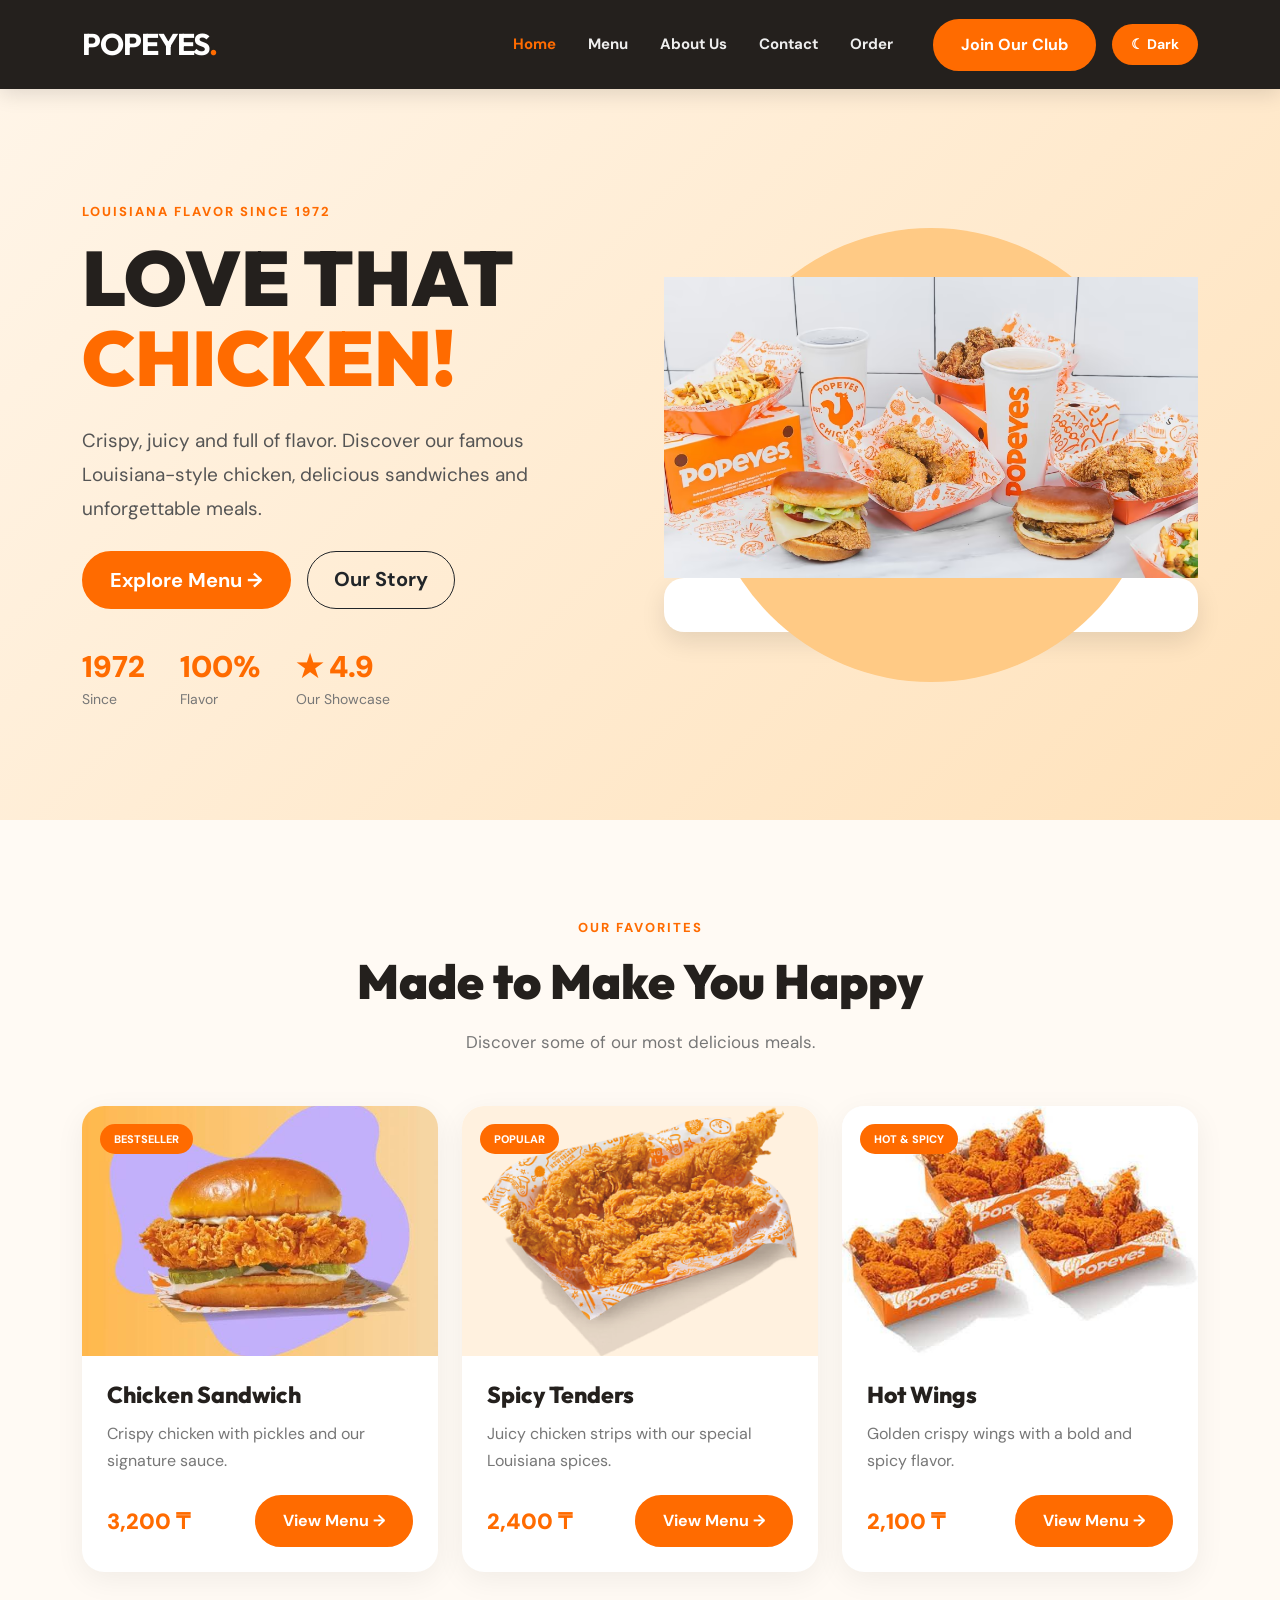
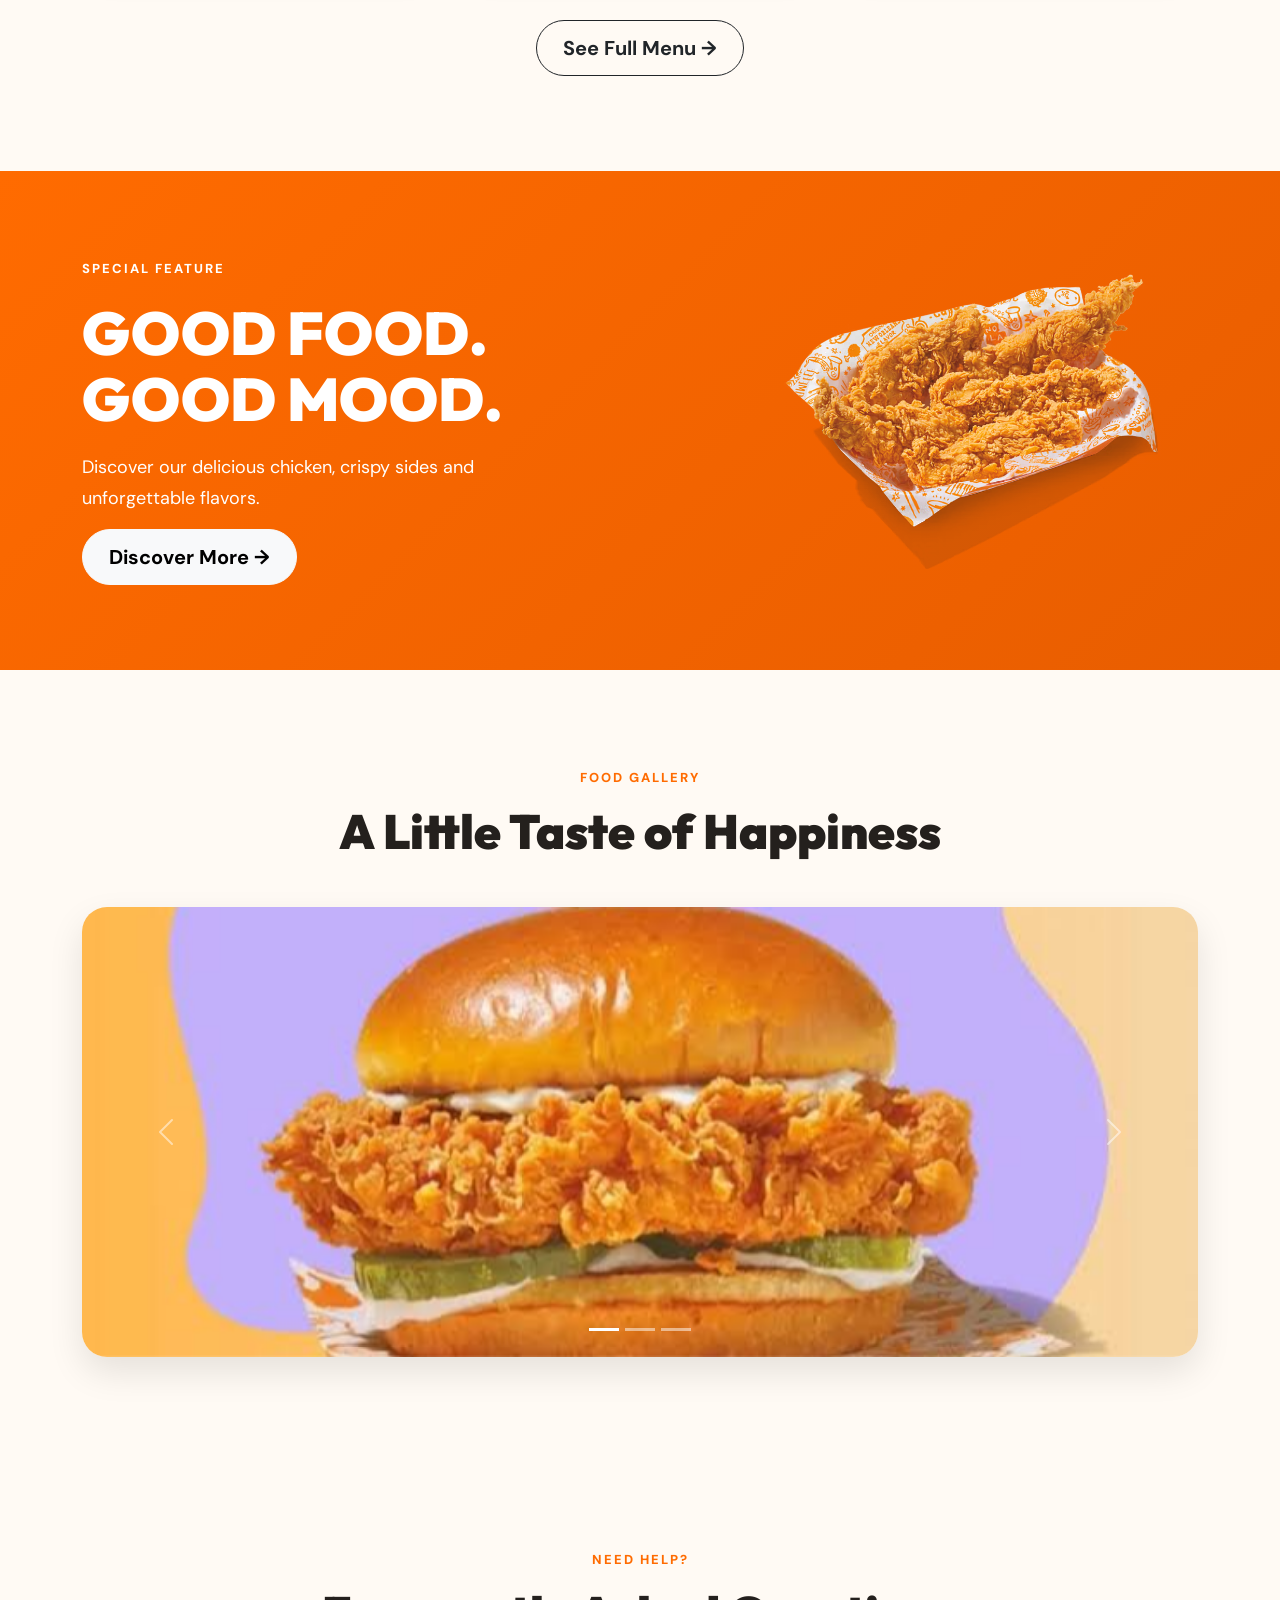
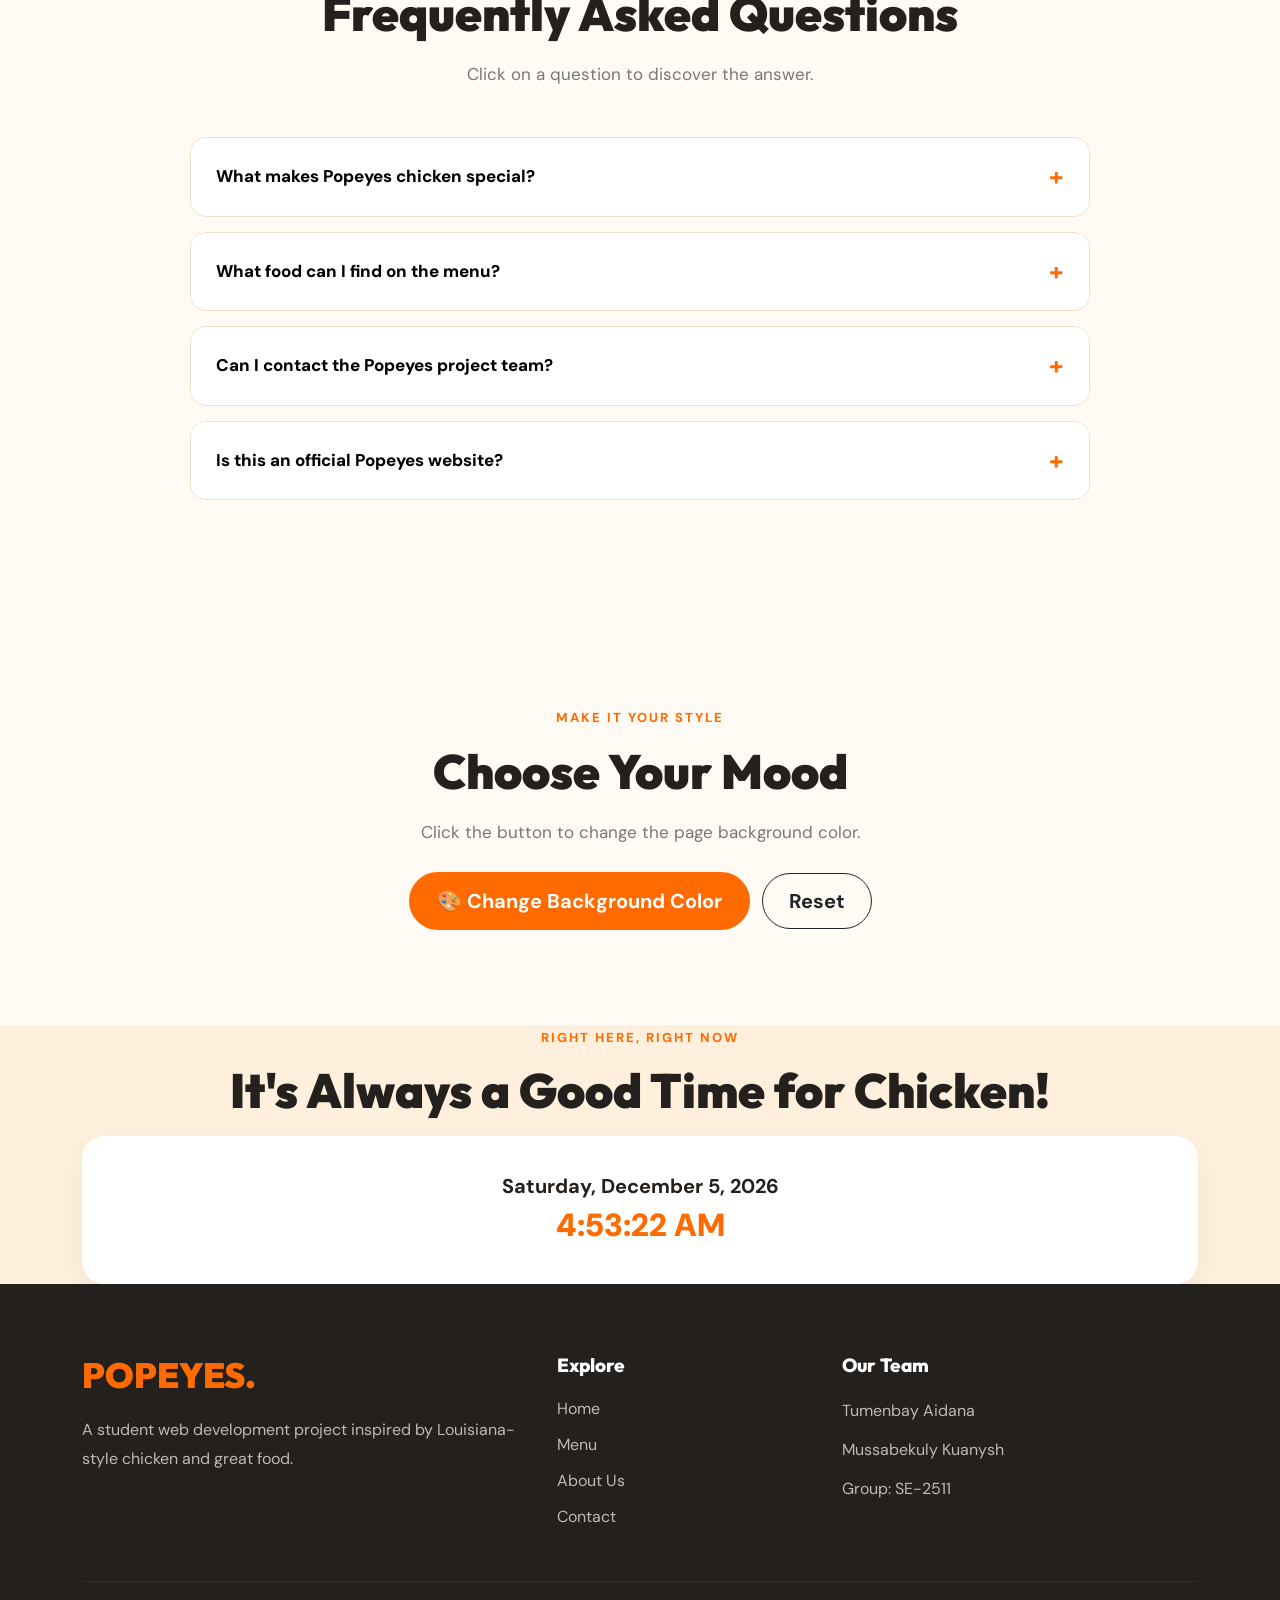
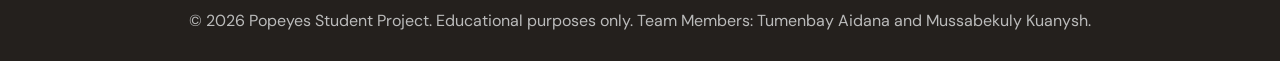
<file: index.html>
<!DOCTYPE html>
<html lang="en">
<head>
    <meta charset="UTF-8">
    <meta name="viewport" content="width=device-width, initial-scale=1.0">
    <title>Popeyes | Love That Chicken</title>

    <link href="https://cdn.jsdelivr.net/npm/bootstrap@5.3.0/dist/css/bootstrap.min.css" rel="stylesheet">
    <link rel="stylesheet" href="css/style.css">
</head>
<body>

<nav class="navbar navbar-expand-lg navbar-dark sticky-top">
    <div class="container">
        <a class="navbar-brand fw-bold" href="index.html">POPEYES<span class="brand-dot">.</span></a>

        <button class="navbar-toggler" type="button"
                data-bs-toggle="collapse" data-bs-target="#navbarNav"
                aria-controls="navbarNav" aria-expanded="false"
                aria-label="Toggle navigation">
            <span class="navbar-toggler-icon"></span>
        </button>

        <div class="collapse navbar-collapse justify-content-end" id="navbarNav">
            <ul class="navbar-nav align-items-lg-center gap-lg-3">
                <li class="nav-item"><a class="nav-link active" href="index.html">Home</a></li>
                <li class="nav-item"><a class="nav-link" href="menu.html">Menu</a></li>
                <li class="nav-item"><a class="nav-link" href="about.html">About Us</a></li>
                <li class="nav-item"><a class="nav-link" href="contact.html">Contact</a></li>
                <li class="nav-item">
                    <button class="btn btn-orange ms-lg-3" type="button"
                            data-open-popup>
                        Join Our Club
                    </button>
                </li>
            </ul>
        </div>
    </div>
</nav>

<section class="hero-section">
    <div class="container">
        <div class="row align-items-center g-5">
            <div class="col-lg-6">
                <span class="section-label">LOUISIANA FLAVOR SINCE 1972</span>

                <h1 class="hero-title">
                    LOVE THAT<br>
                    <span>CHICKEN!</span>
                </h1>

                <p class="hero-description">
                    Crispy, juicy and full of flavor.
                    Discover our famous Louisiana-style
                    chicken, delicious sandwiches and
                    unforgettable meals.
                </p>

                <div class="d-flex flex-wrap gap-3">
                    <a href="menu.html" class="btn btn-orange btn-lg">
                        Explore Menu →
                    </a>
                    <a href="about.html" class="btn btn-outline-dark btn-lg">
                        Our Story
                    </a>
                </div>

                <div class="hero-stats">
                    <div>
                        <strong>1972</strong>
                        <span>Since</span>
                    </div>
                    <div>
                        <strong>100%</strong>
                        <span>Flavor</span>
                    </div>
                    <div>
                        <strong>★ 4.9</strong>
                        <span>Our Showcase</span>
                    </div>
                </div>
            </div>

            <div class="col-lg-6 text-center">
                <div class="hero-image-wrapper">
                    <div class="hero-circle"></div>
                    <img src="images/pop.avif"
                         alt="Delicious Popeyes chicken"
                         class="hero-image img-fluid">
                    <div class="floating-badge">
                        🔥 Fresh & Crispy
                    </div>
                </div>
            </div>
        </div>
    </div>
</section>

<section class="section-padding">
    <div class="container">
        <div class="text-center mb-5">
            <span class="section-label">OUR FAVORITES</span>
            <h2 class="section-title">Made to Make You Happy</h2>
            <p class="section-description">
                Discover some of our most delicious meals.
            </p>
        </div>

        <div class="row g-4">
            <div class="col-lg-4 col-md-6">
                <div class="food-card">
                    <div class="food-image-box">
                        <span class="food-tag">BESTSELLER</span>
                        <img src="images/sandwich.avif"
                             alt="Chicken Sandwich">
                    </div>
                    <div class="food-card-body">
                        <h3>Chicken Sandwich</h3>
                        <p>Crispy chicken with pickles and our signature sauce.</p>
                        <div class="food-card-bottom">
                            <span class="price">3,200 ₸</span>
                            <a href="menu.html" class="btn btn-orange">View Menu →</a>
                        </div>
                    </div>
                </div>
            </div>

            <div class="col-lg-4 col-md-6">
                <div class="food-card">
                    <div class="food-image-box">
                        <span class="food-tag">POPULAR</span>
                        <img src="images/tenders.avif"
                             alt="Chicken Tenders">
                    </div>
                    <div class="food-card-body">
                        <h3>Spicy Tenders</h3>
                        <p>Juicy chicken strips with our special Louisiana spices.</p>
                        <div class="food-card-bottom">
                            <span class="price">2,400 ₸</span>
                            <a href="menu.html" class="btn btn-orange">View Menu →</a>
                        </div>
                    </div>
                </div>
            </div>

            <div class="col-lg-4 col-md-6">
                <div class="food-card">
                    <div class="food-image-box">
                        <span class="food-tag">HOT & SPICY</span>
                        <img src="images/wings.avif"
                             alt="Chicken Wings">
                    </div>
                    <div class="food-card-body">
                        <h3>Hot Wings</h3>
                        <p>Golden crispy wings with a bold and spicy flavor.</p>
                        <div class="food-card-bottom">
                            <span class="price">2,100 ₸</span>
                            <a href="menu.html" class="btn btn-orange">View Menu →</a>
                        </div>
                    </div>
                </div>
            </div>
        </div>

        <div class="text-center mt-5">
            <a href="menu.html" class="btn btn-outline-dark btn-lg">
                See Full Menu →
            </a>
        </div>
    </div>
</section>

<section class="offer-section">
    <div class="container">
        <div class="row align-items-center g-4">
            <div class="col-lg-7">
                <span class="offer-label">SPECIAL FEATURE</span>
                <h2>GOOD FOOD.<br>GOOD MOOD.</h2>
                <p>
                    Discover our delicious chicken,
                    crispy sides and unforgettable flavors.
                </p>
                <a href="menu.html" class="btn btn-light btn-lg">
                    Discover More →
                </a>
            </div>
            <div class="col-lg-5 text-center">
                <img src="images/tenders.avif"
                     class="img-fluid offer-image"
                     alt="Popeyes chicken tenders">
            </div>
        </div>
    </div>
</section>

<section class="section-padding">
    <div class="container">
        <div class="text-center mb-5">
            <span class="section-label">FOOD GALLERY</span>
            <h2 class="section-title">A Little Taste of Happiness</h2>
        </div>

        <div id="popeyesCarousel" class="carousel slide gallery-carousel"
             data-bs-ride="carousel">

            <div class="carousel-indicators">
                <button type="button" data-bs-target="#popeyesCarousel"
                        data-bs-slide-to="0" class="active"
                        aria-current="true" aria-label="Slide 1"></button>
                <button type="button" data-bs-target="#popeyesCarousel"
                        data-bs-slide-to="1" aria-label="Slide 2"></button>
                <button type="button" data-bs-target="#popeyesCarousel"
                        data-bs-slide-to="2" aria-label="Slide 3"></button>
            </div>

            <div class="carousel-inner">
                <div class="carousel-item active">
                    <img src="images/sandwich.avif"
                         class="d-block w-100" alt="Chicken Sandwich">
                </div>
                <div class="carousel-item">
                    <img src="images/wings.avif"
                         class="d-block w-100" alt="Chicken Wings">
                </div>
                <div class="carousel-item">
                    <img src="images/fries.avif"
                         class="d-block w-100" alt="Cajun Fries">
                </div>
            </div>

            <button class="carousel-control-prev" type="button"
                    data-bs-target="#popeyesCarousel" data-bs-slide="prev">
                <span class="carousel-control-prev-icon"></span>
                <span class="visually-hidden">Previous</span>
            </button>
            <button class="carousel-control-next" type="button"
                    data-bs-target="#popeyesCarousel" data-bs-slide="next">
                <span class="carousel-control-next-icon"></span>
                <span class="visually-hidden">Next</span>
            </button>
        </div>
    </div>
</section>

<section class="faq-section section-padding">
    <div class="container">
        <div class="text-center mb-5">
            <span class="section-label">NEED HELP?</span>
            <h2 class="section-title">Frequently Asked Questions</h2>
            <p class="section-description">
                Click on a question to discover the answer.
            </p>
        </div>

        <div class="faq-container">
            <div class="faq-item">
                <button class="faq-question" type="button"
                        aria-expanded="false">
                    What makes Popeyes chicken special?
                    <span class="faq-icon">+</span>
                </button>
                <div class="faq-answer">
                    <div class="faq-answer-content">
                        Popeyes is known for Louisiana-inspired spices,
                        crispy coating and juicy chicken.
                    </div>
                </div>
            </div>

            <div class="faq-item">
                <button class="faq-question" type="button"
                        aria-expanded="false">
                    What food can I find on the menu?
                    <span class="faq-icon">+</span>
                </button>
                <div class="faq-answer">
                    <div class="faq-answer-content">
                        Our sample menu includes chicken sandwiches,
                        spicy tenders, wings, fries and biscuits.
                    </div>
                </div>
            </div>

            <div class="faq-item">
                <button class="faq-question" type="button"
                        aria-expanded="false">
                    Can I contact the Popeyes project team?
                    <span class="faq-icon">+</span>
                </button>
                <div class="faq-answer">
                    <div class="faq-answer-content">
                        Yes! Visit our Contact page or use the
                        contact popup to send a demo message.
                    </div>
                </div>
            </div>

            <div class="faq-item">
                <button class="faq-question" type="button"
                        aria-expanded="false">
                    Is this an official Popeyes website?
                    <span class="faq-icon">+</span>
                </button>
                <div class="faq-answer">
                    <div class="faq-answer-content">
                        No. This is a student educational project
                        inspired by the Popeyes restaurant brand.
                    </div>
                </div>
            </div>
        </div>
    </div>
</section>

<section class="section-padding">
    <div class="container text-center">
        <span class="section-label">MAKE IT YOUR STYLE</span>
        <h2 class="section-title">Choose Your Mood</h2>
        <p class="section-description mb-4">
            Click the button to change the page background color.
        </p>

        <button type="button" id="changeColorBtn"
                class="btn btn-orange btn-lg">
            🎨 Change Background Color
        </button>

        <button type="button" id="resetColorBtn"
                class="btn btn-outline-dark btn-lg ms-2">
            Reset
        </button>
    </div>
</section>

<section class="time-section">
    <div class="container text-center">
        <span class="section-label">RIGHT HERE, RIGHT NOW</span>
        <h2 class="section-title">It's Always a Good Time for Chicken!</h2>
        <div class="time-card">
            <div id="currentDate">Loading date...</div>
            <div id="currentTime">Loading time...</div>
        </div>
    </div>
</section>

<div class="popup-overlay" id="subscriptionPopup"
     role="dialog" aria-modal="true"
     aria-labelledby="popupTitle" aria-hidden="true">

    <div class="popup-box">
        <button type="button" class="popup-close"
                data-close-popup aria-label="Close popup">
            &times;
        </button>

        <div class="text-center mb-4">
            <span class="section-label">JOIN THE FAMILY</span>
            <h2 id="popupTitle" class="section-title">
                Popeyes Club
            </h2>
            <p>Subscribe to our demo newsletter!</p>
        </div>

        <form id="subscriptionForm" novalidate>
            <div class="mb-3">
                <label for="subscriberName" class="form-label">
                    Your Name
                </label>
                <input type="text" id="subscriberName"
                       class="form-control" placeholder="Enter your name">
            </div>

            <div class="mb-3">
                <label for="subscriberEmail" class="form-label">
                    Email Address
                </label>
                <input type="email" id="subscriberEmail"
                       class="form-control" placeholder="you@example.com">
            </div>

            <p id="subscriptionMessage" class="form-message"
               role="status" aria-live="polite"></p>

            <button type="submit" class="btn btn-orange w-100">
                Subscribe Now
            </button>
        </form>
    </div>
</div>

<footer class="site-footer">
    <div class="container">
        <div class="row g-4">
            <div class="col-md-5">
                <h3 class="footer-brand">POPEYES.</h3>
                <p>
                    A student web development project inspired
                    by Louisiana-style chicken and great food.
                </p>
            </div>

            <div class="col-md-3">
                <h4>Explore</h4>
                <a href="index.html">Home</a>
                <a href="menu.html">Menu</a>
                <a href="about.html">About Us</a>
                <a href="contact.html">Contact</a>
            </div>

            <div class="col-md-4">
                <h4>Our Team</h4>
                <p>Tumenbay Aidana</p>
                <p>Mussabekuly Kuanysh</p>
                <p>Group: SE-2511</p>
            </div>
        </div>

        <hr>
        <p class="text-center mb-0">
            © 2026 Popeyes Student Project.
            Educational purposes only.
            Team Members: Tumenbay Aidana and Mussabekuly Kuanysh.
        </p>
    </div>
</footer>

<script src="https://cdn.jsdelivr.net/npm/bootstrap@5.3.0/dist/js/bootstrap.bundle.min.js"></script>
<script src="js/script.js"></script>

</body>
</html>
</file>
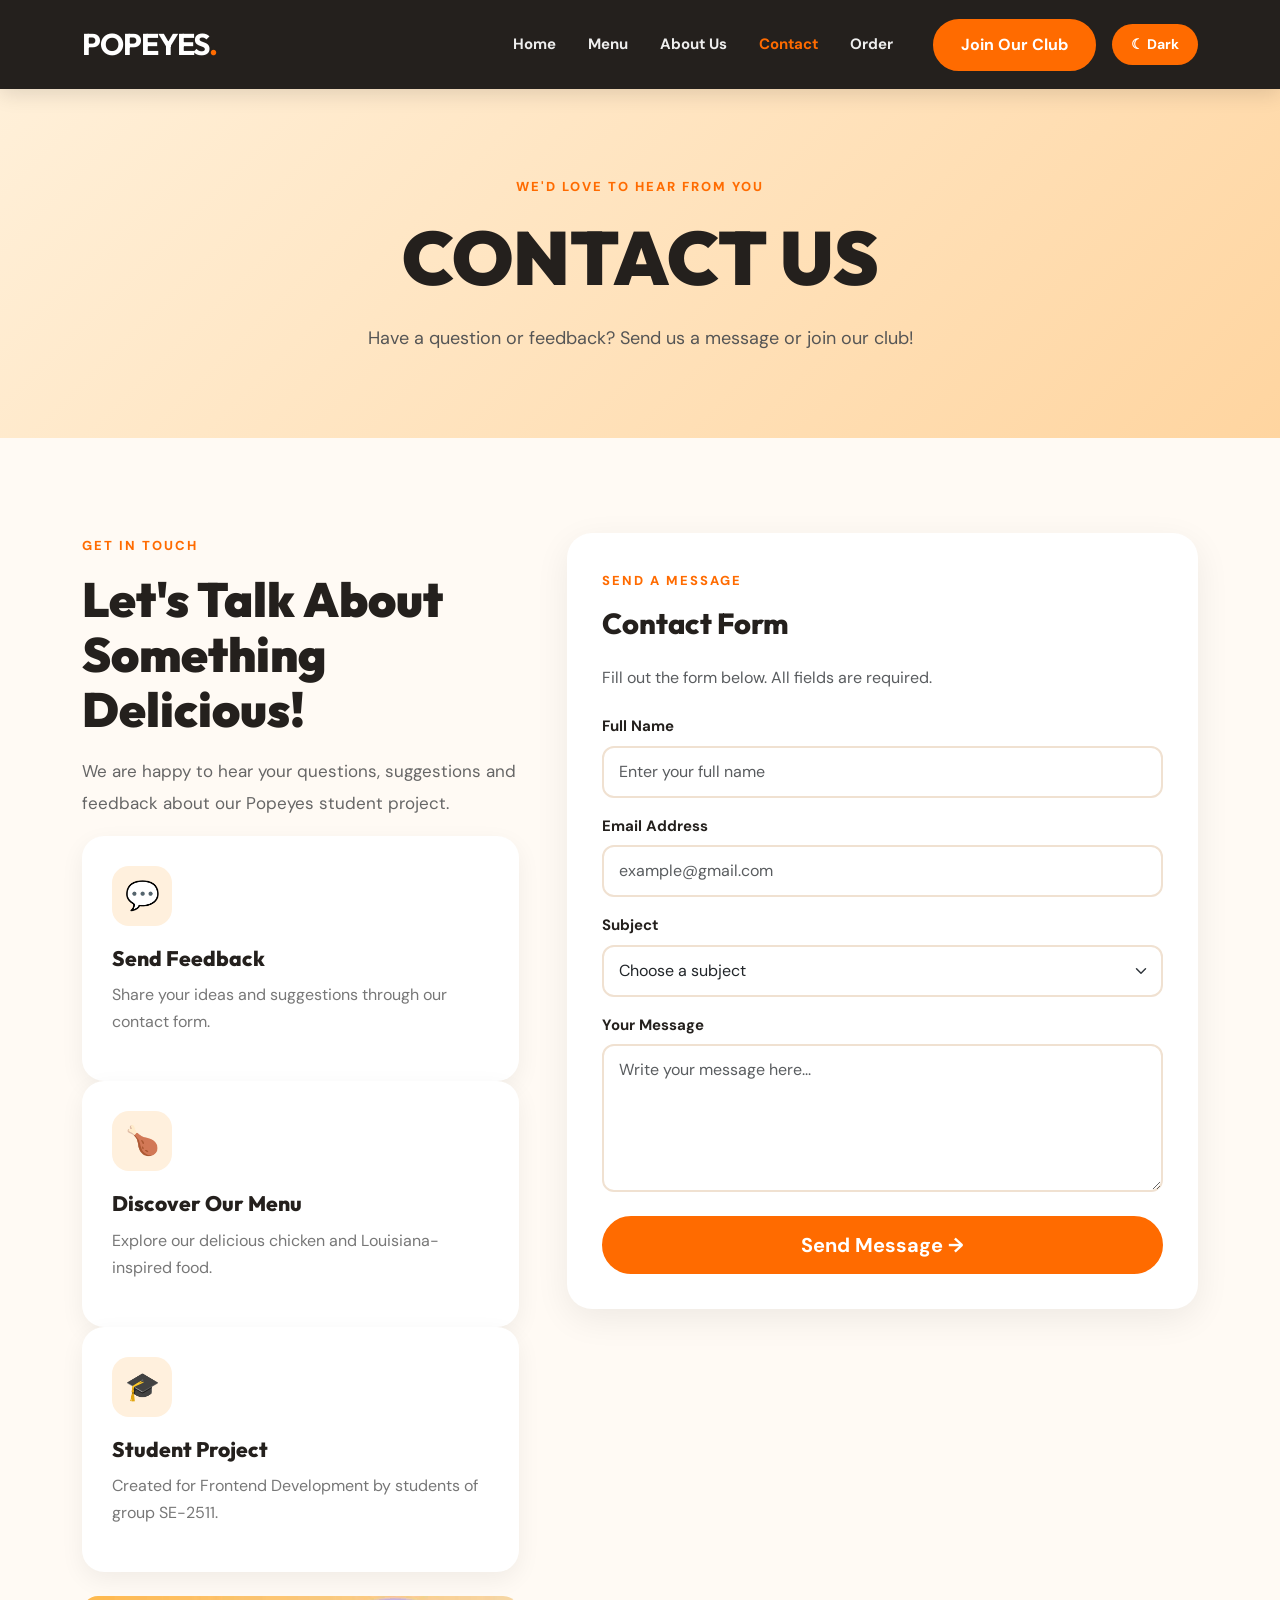
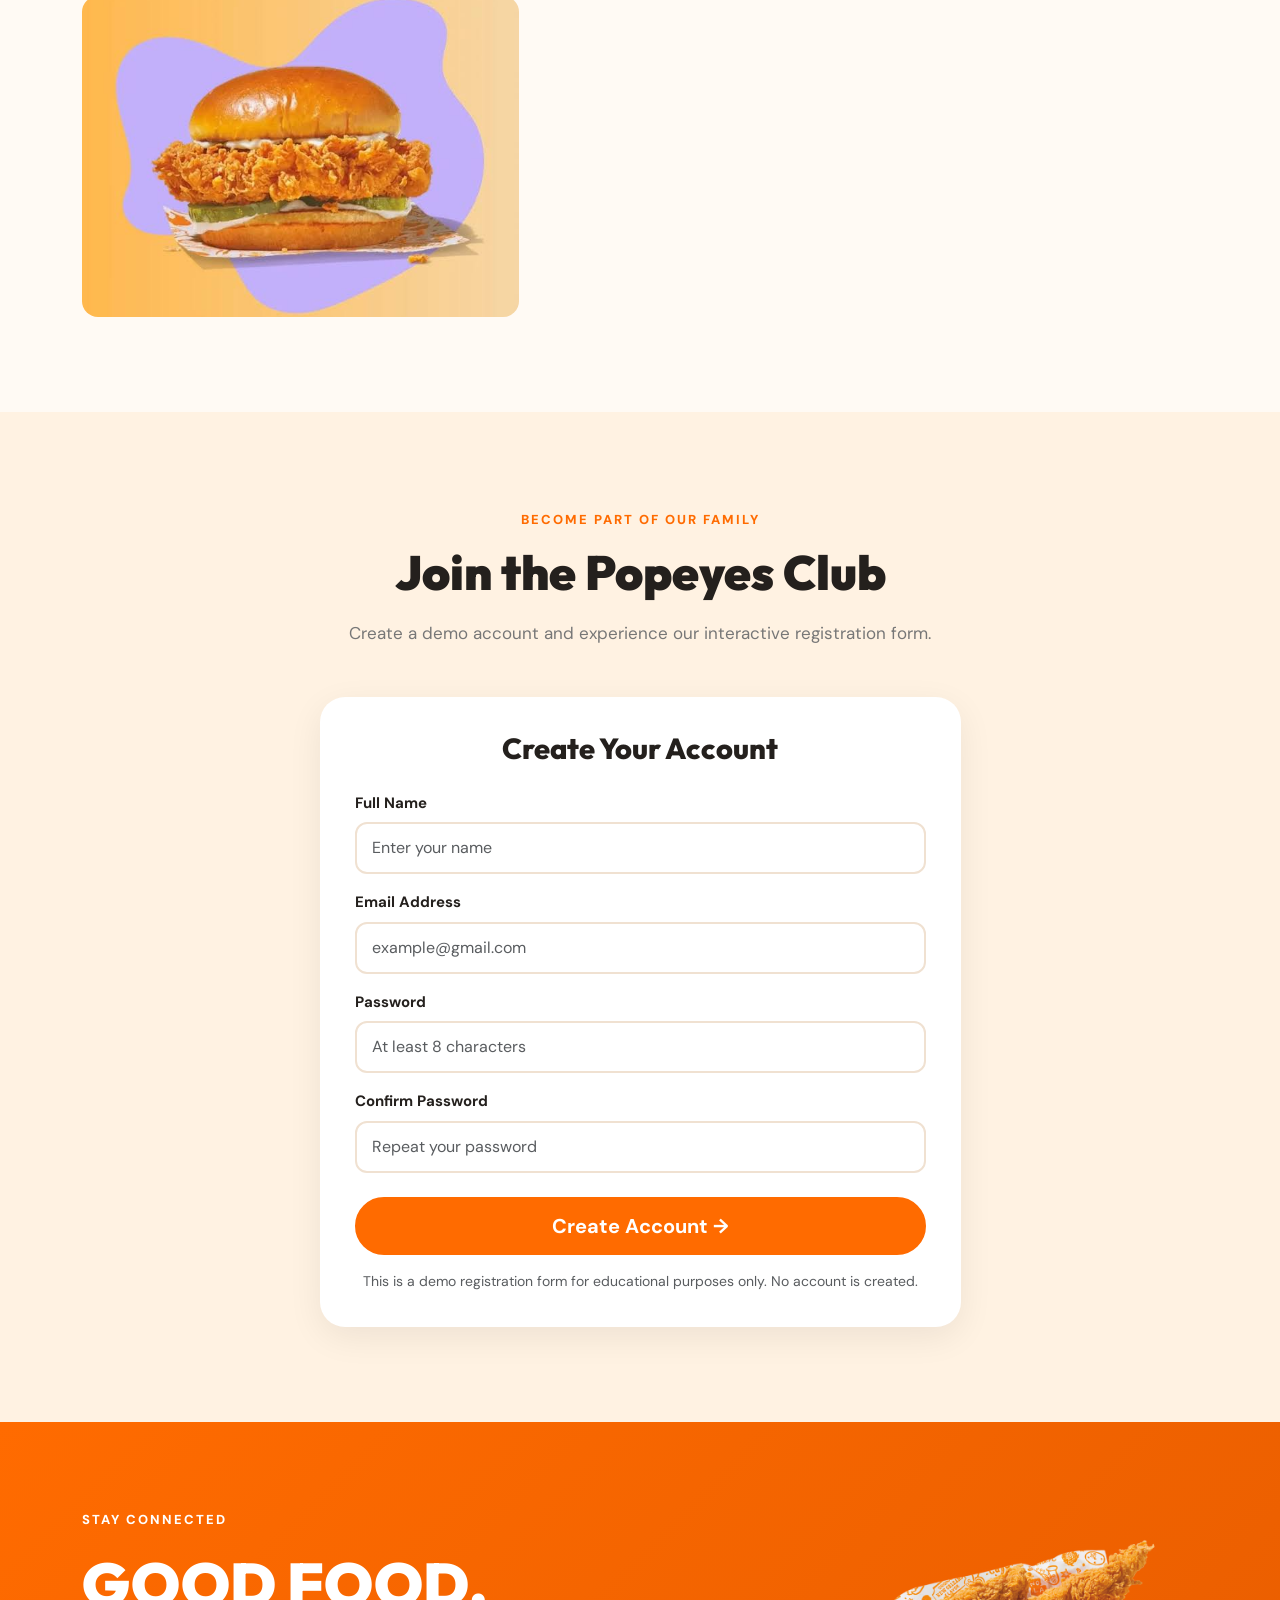
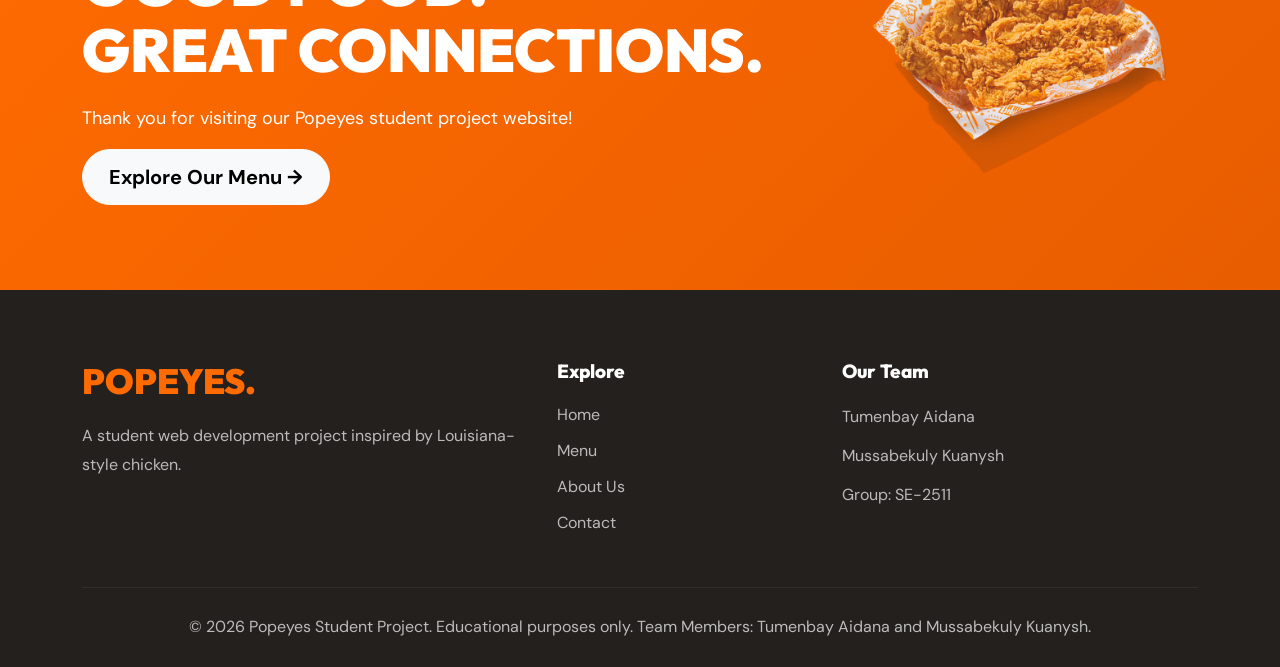
<file: contact.html>
<!DOCTYPE html>
<html lang="en">
<head>
    <meta charset="UTF-8">
    <meta name="viewport" content="width=device-width, initial-scale=1.0">
    <title>Popeyes | Contact Us</title>

    <link href="https://cdn.jsdelivr.net/npm/bootstrap@5.3.0/dist/css/bootstrap.min.css" rel="stylesheet">
    <link rel="stylesheet" href="css/style.css">
</head>
<body>

<nav class="navbar navbar-expand-lg navbar-dark sticky-top">
    <div class="container">
        <a class="navbar-brand fw-bold" href="index.html">
            POPEYES<span class="brand-dot">.</span>
        </a>

        <button class="navbar-toggler" type="button"
                data-bs-toggle="collapse"
                data-bs-target="#navbarNav"
                aria-controls="navbarNav"
                aria-expanded="false"
                aria-label="Toggle navigation">
            <span class="navbar-toggler-icon"></span>
        </button>

        <div class="collapse navbar-collapse justify-content-end" id="navbarNav">
            <ul class="navbar-nav align-items-lg-center gap-lg-3">
                <li class="nav-item">
                    <a class="nav-link" href="index.html">Home</a>
                </li>
                <li class="nav-item">
                    <a class="nav-link" href="menu.html">Menu</a>
                </li>
                <li class="nav-item">
                    <a class="nav-link" href="about.html">About Us</a>
                </li>
                <li class="nav-item">
                    <a class="nav-link active" href="contact.html">Contact</a>
                </li>
                <li class="nav-item">
                    <a class="btn btn-orange ms-lg-3" href="#register">
                        Join Our Club
                    </a>
                </li>
            </ul>
        </div>
    </div>
</nav>

<section class="page-header">
    <div class="container text-center">
        <span class="section-label">WE'D LOVE TO HEAR FROM YOU</span>
        <h1 class="page-title">CONTACT US</h1>
        <p>
            Have a question or feedback?
            Send us a message or join our club!
        </p>
    </div>
</section>

<section class="section-padding">
    <div class="container">
        <div class="row g-5 align-items-start">

            <div class="col-lg-5">
                <span class="section-label">GET IN TOUCH</span>

                <h2 class="section-title">
                    Let's Talk About Something Delicious!
                </h2>

                <p class="about-text">
                    We are happy to hear your questions,
                    suggestions and feedback about our
                    Popeyes student project.
                </p>

                <div class="contact-info-card">
                    <div class="contact-info-icon">💬</div>
                    <div>
                        <h4>Send Feedback</h4>
                        <p>
                            Share your ideas and suggestions
                            through our contact form.
                        </p>
                    </div>
                </div>

                <div class="contact-info-card">
                    <div class="contact-info-icon">🍗</div>
                    <div>
                        <h4>Discover Our Menu</h4>
                        <p>
                            Explore our delicious chicken
                            and Louisiana-inspired food.
                        </p>
                    </div>
                </div>

                <div class="contact-info-card">
                    <div class="contact-info-icon">🎓</div>
                    <div>
                        <h4>Student Project</h4>
                        <p>
                            Created for Frontend Development
                            by students of group SE-2511.
                        </p>
                    </div>
                </div>

                <div class="contact-image-wrapper mt-4">
                    <img src="images/sandwich.avif"
                         alt="Popeyes Chicken Sandwich"
                         class="img-fluid rounded-4">
                </div>
            </div>

            <div class="col-lg-7">
                <div class="premium-form-card">

                    <span class="section-label">SEND A MESSAGE</span>
                    <h2 class="form-title">Contact Form</h2>

                    <p class="text-muted mb-4">
                        Fill out the form below.
                        All fields are required.
                    </p>

                    <form id="contactForm" novalidate>

                        <div class="mb-3">
                            <label for="contactName" class="form-label">
                                Full Name
                            </label>

                            <input type="text"
                                   class="form-control"
                                   id="contactName"
                                   placeholder="Enter your full name">

                            <small class="error-message"
                                   id="contactNameError"></small>
                        </div>

                        <div class="mb-3">
                            <label for="contactEmail" class="form-label">
                                Email Address
                            </label>

                            <input type="email"
                                   class="form-control"
                                   id="contactEmail"
                                   placeholder="example@gmail.com">

                            <small class="error-message"
                                   id="contactEmailError"></small>
                        </div>

                        <div class="mb-3">
                            <label for="contactSubject" class="form-label">
                                Subject
                            </label>

                            <select class="form-select" id="contactSubject">
                                <option value="">Choose a subject</option>
                                <option value="feedback">Feedback</option>
                                <option value="question">General Question</option>
                                <option value="menu">Menu Question</option>
                                <option value="other">Other</option>
                            </select>

                            <small class="error-message"
                                   id="contactSubjectError"></small>
                        </div>

                        <div class="mb-4">
                            <label for="contactMessage" class="form-label">
                                Your Message
                            </label>

                            <textarea class="form-control"
                                      id="contactMessage"
                                      rows="5"
                                      placeholder="Write your message here..."></textarea>

                            <small class="error-message"
                                   id="contactMessageError"></small>
                        </div>

                        <p id="contactSuccess"
                           class="success-message"
                           role="status"
                           aria-live="polite"></p>

                        <button type="submit"
                                class="btn btn-orange btn-lg w-100">
                            Send Message →
                        </button>

                    </form>
                </div>
            </div>

        </div>
    </div>
</section>

<section class="section-padding registration-section" id="register">
    <div class="container">

        <div class="text-center mb-5">
            <span class="section-label">BECOME PART OF OUR FAMILY</span>

            <h2 class="section-title">
                Join the Popeyes Club
            </h2>

            <p class="section-description">
                Create a demo account and experience
                our interactive registration form.
            </p>
        </div>

        <div class="row justify-content-center">
            <div class="col-lg-7 col-md-9">

                <div class="premium-form-card">

                    <h3 class="form-title text-center mb-4">
                        Create Your Account
                    </h3>

                    <form id="registrationForm" novalidate>

                        <div class="mb-3">
                            <label for="registerName" class="form-label">
                                Full Name
                            </label>

                            <input type="text"
                                   id="registerName"
                                   class="form-control"
                                   placeholder="Enter your name"
                                   autocomplete="name">

                            <small class="error-message"
                                   id="registerNameError"></small>
                        </div>

                        <div class="mb-3">
                            <label for="registerEmail" class="form-label">
                                Email Address
                            </label>

                            <input type="email"
                                   id="registerEmail"
                                   class="form-control"
                                   placeholder="example@gmail.com"
                                   autocomplete="email">

                            <small class="error-message"
                                   id="registerEmailError"></small>
                        </div>

                        <div class="mb-3">
                            <label for="registerPassword" class="form-label">
                                Password
                            </label>

                            <input type="password"
                                   id="registerPassword"
                                   class="form-control"
                                   placeholder="At least 8 characters"
                                   autocomplete="new-password">

                            <small class="error-message"
                                   id="registerPasswordError"></small>
                        </div>

                        <div class="mb-4">
                            <label for="confirmPassword" class="form-label">
                                Confirm Password
                            </label>

                            <input type="password"
                                   id="confirmPassword"
                                   class="form-control"
                                   placeholder="Repeat your password"
                                   autocomplete="new-password">

                            <small class="error-message"
                                   id="confirmPasswordError"></small>
                        </div>

                        <p id="registrationSuccess"
                           class="success-message"
                           role="status"
                           aria-live="polite"></p>

                        <button type="submit"
                                class="btn btn-orange btn-lg w-100">
                            Create Account →
                        </button>

                        <p class="text-muted text-center mt-3 mb-0 small">
                            This is a demo registration form
                            for educational purposes only.
                            No account is created.
                        </p>

                    </form>
                </div>

            </div>
        </div>
    </div>
</section>

<section class="offer-section">
    <div class="container">
        <div class="row align-items-center g-4">

            <div class="col-lg-8">
                <span class="offer-label">STAY CONNECTED</span>

                <h2>
                    GOOD FOOD.<br>
                    GREAT CONNECTIONS.
                </h2>

                <p>
                    Thank you for visiting our Popeyes
                    student project website!
                </p>

                <a href="menu.html" class="btn btn-light btn-lg">
                    Explore Our Menu →
                </a>
            </div>

            <div class="col-lg-4 text-center">
                <img src="images/tenders.avif"
                     alt="Popeyes Chicken Tenders"
                     class="img-fluid offer-image">
            </div>

        </div>
    </div>
</section>

<footer class="site-footer">
    <div class="container">

        <div class="row g-4">

            <div class="col-md-5">
                <h3 class="footer-brand">POPEYES.</h3>
                <p>
                    A student web development project
                    inspired by Louisiana-style chicken.
                </p>
            </div>

            <div class="col-md-3">
                <h4>Explore</h4>
                <a href="index.html">Home</a>
                <a href="menu.html">Menu</a>
                <a href="about.html">About Us</a>
                <a href="contact.html">Contact</a>
            </div>

            <div class="col-md-4">
                <h4>Our Team</h4>
                <p>Tumenbay Aidana</p>
                <p>Mussabekuly Kuanysh</p>
                <p>Group: SE-2511</p>
            </div>

        </div>

        <hr>

        <p class="text-center mb-0">
            © 2026 Popeyes Student Project.
            Educational purposes only.
            Team Members: Tumenbay Aidana and Mussabekuly Kuanysh.
        </p>

    </div>
</footer>

<script src="https://cdn.jsdelivr.net/npm/bootstrap@5.3.0/dist/js/bootstrap.bundle.min.js"></script>
<script src="js/script.js"></script>

</body>
</html>
</file>
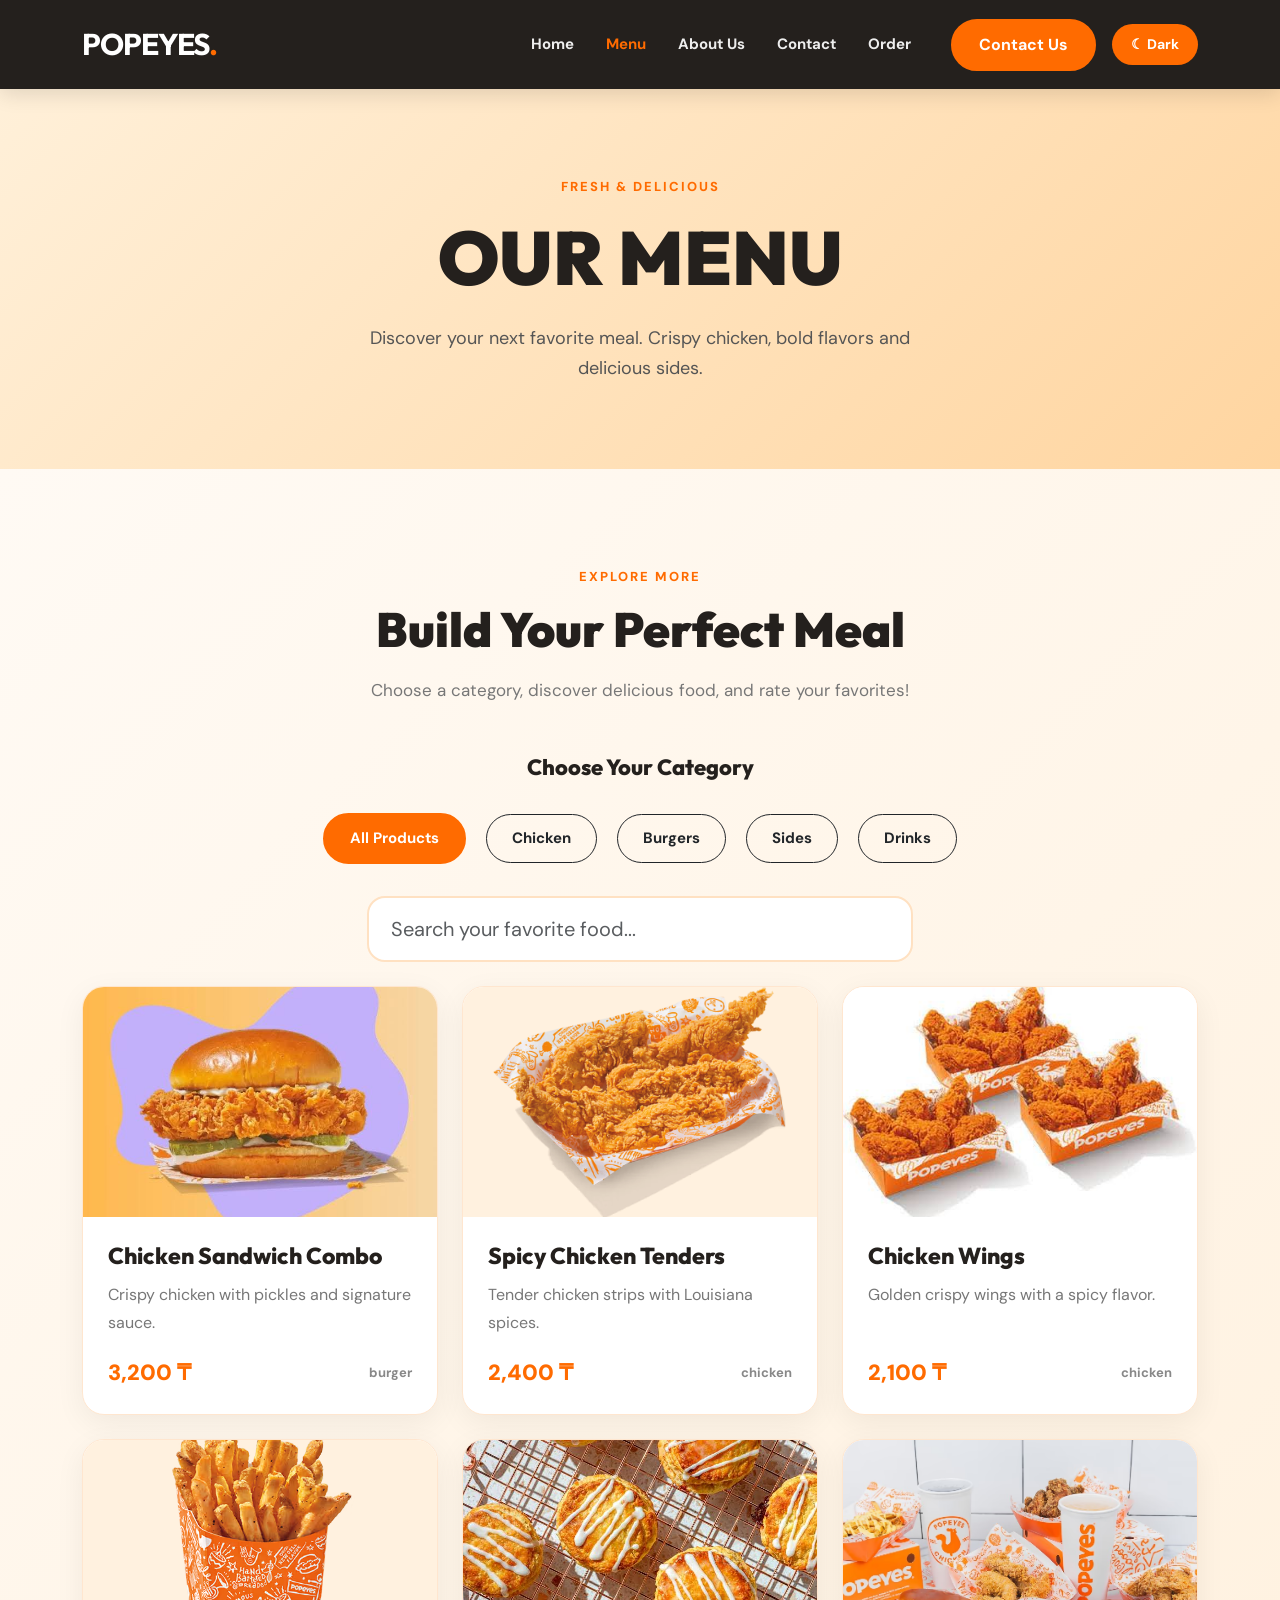
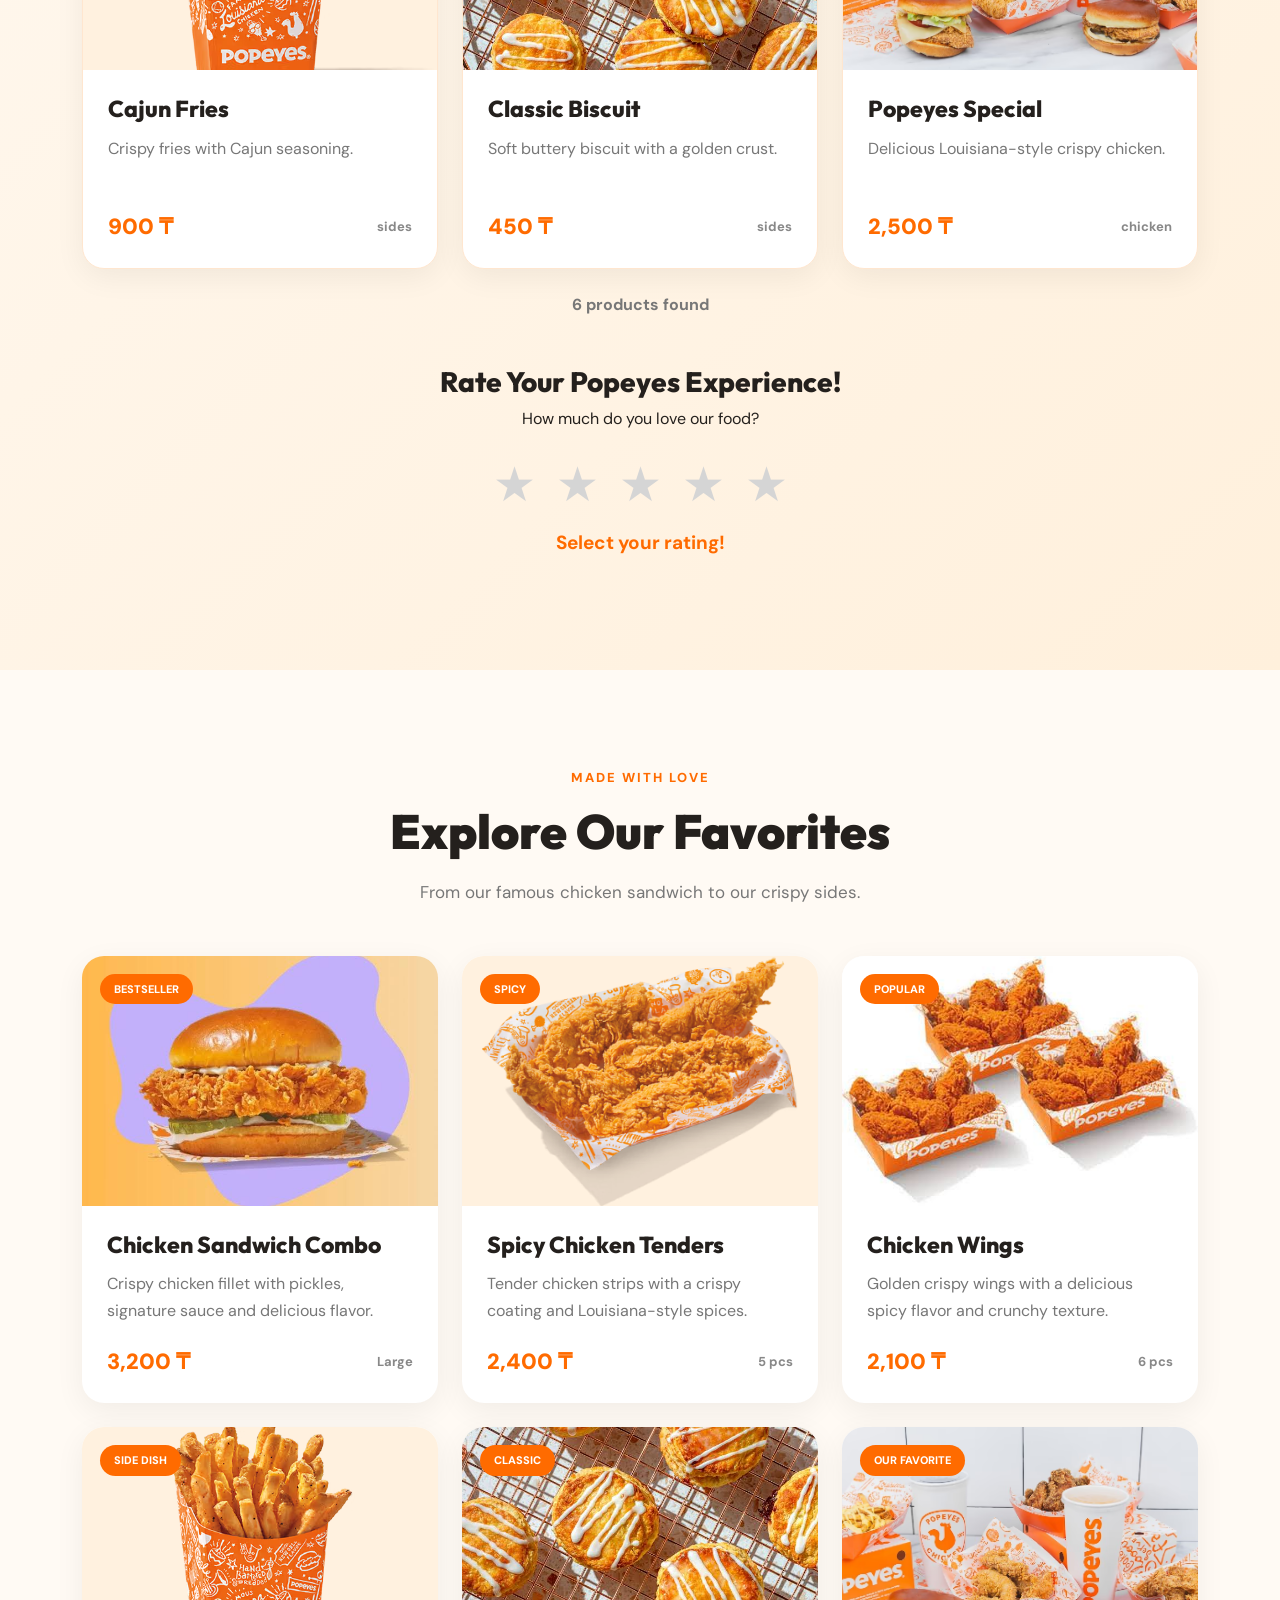
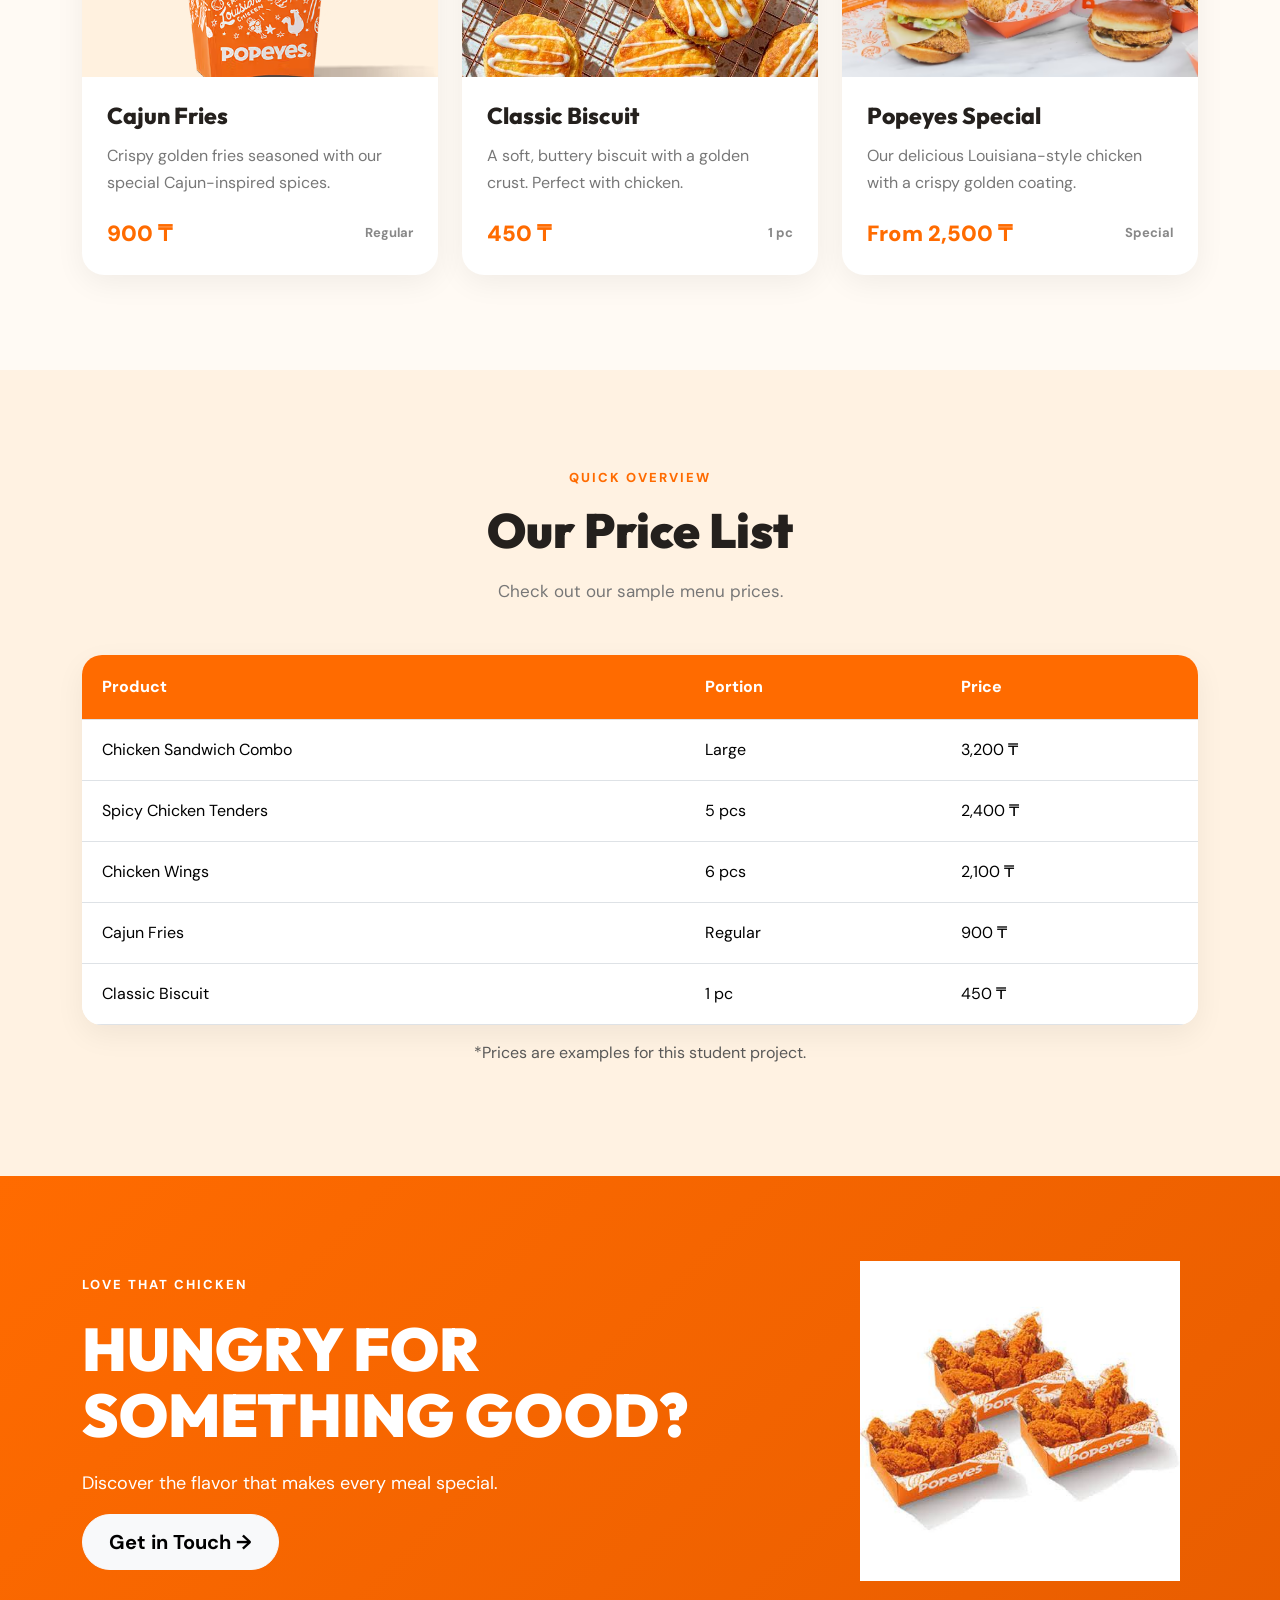
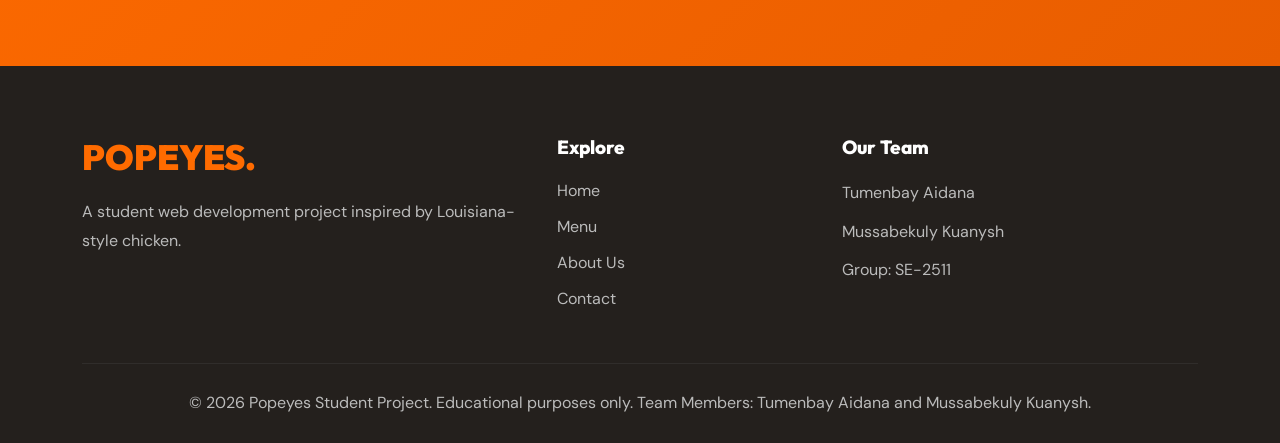
<file: menu.html>
<!DOCTYPE html>
<html lang="en">
<head>
    <meta charset="UTF-8">
    <meta name="viewport" content="width=device-width, initial-scale=1.0">
    <title>Popeyes | Our Menu</title>

    <link href="https://cdn.jsdelivr.net/npm/bootstrap@5.3.0/dist/css/bootstrap.min.css" rel="stylesheet">
    <link rel="stylesheet" href="css/style.css">
</head>
<body>

<!-- NAVIGATION -->
<nav class="navbar navbar-expand-lg navbar-dark sticky-top">
    <div class="container">
        <a class="navbar-brand fw-bold" href="index.html">
            POPEYES<span class="brand-dot">.</span>
        </a>

        <button class="navbar-toggler" type="button"
                data-bs-toggle="collapse"
                data-bs-target="#navbarNav"
                aria-controls="navbarNav"
                aria-expanded="false"
                aria-label="Toggle navigation">
            <span class="navbar-toggler-icon"></span>
        </button>

        <div class="collapse navbar-collapse justify-content-end" id="navbarNav">
            <ul class="navbar-nav align-items-lg-center gap-lg-3">
                <li class="nav-item">
                    <a class="nav-link" href="index.html">Home</a>
                </li>
                <li class="nav-item">
                    <a class="nav-link active" href="menu.html">Menu</a>
                </li>
                <li class="nav-item">
                    <a class="nav-link" href="about.html">About Us</a>
                </li>
                <li class="nav-item">
                    <a class="nav-link" href="contact.html">Contact</a>
                </li>
                <li class="nav-item">
                    <a class="btn btn-orange ms-lg-3" href="contact.html">
                        Contact Us
                    </a>
                </li>
            </ul>
        </div>
    </div>
</nav>

<!-- PAGE HEADER -->
<section class="page-header">
    <div class="container text-center">
        <span class="section-label">FRESH & DELICIOUS</span>
        <h1 class="page-title">OUR MENU</h1>
        <p>
            Discover your next favorite meal.
            Crispy chicken, bold flavors and delicious sides.
        </p>
    </div>
</section>

<!-- ASSIGNMENT 5: INTERACTIVE MENU -->
<section class="section-padding" id="interactiveMenu">
    <div class="container">

        <div class="text-center mb-5">
            <span class="section-label">EXPLORE MORE</span>
            <h2 class="section-title">Build Your Perfect Meal</h2>
            <p class="section-description">
                Choose a category, discover delicious food,
                and rate your favorites!
            </p>
        </div>

        <!-- Category Filter -->
        <div class="text-center mb-4">
            <h4>Choose Your Category</h4>

            <button type="button"
                    class="btn btn-orange m-2 menu-filter-btn active"
                    data-category="all">
                All Products
            </button>

            <button type="button"
                    class="btn btn-outline-dark m-2 menu-filter-btn"
                    data-category="chicken">
                Chicken
            </button>

            <button type="button"
                    class="btn btn-outline-dark m-2 menu-filter-btn"
                    data-category="burger">
                Burgers
            </button>

            <button type="button"
                    class="btn btn-outline-dark m-2 menu-filter-btn"
                    data-category="sides">
                Sides
            </button>

            <button type="button"
                    class="btn btn-outline-dark m-2 menu-filter-btn"
                    data-category="drinks">
                Drinks
            </button>
        </div>

        <!-- Search -->
        <div class="row justify-content-center mb-4">
            <div class="col-md-6">
                <input
                    type="text"
                    class="form-control form-control-lg"
                    id="menuSearch"
                    placeholder="Search your favorite food..."
                    aria-label="Search food">
            </div>
        </div>

        <!-- Dynamic Products -->
        <div class="row g-4" id="dynamicMenu">
            <!-- Products will be displayed by JavaScript -->
        </div>

        <!-- Product Counter -->
        <p class="text-center mt-4"
           id="productCount"
           aria-live="polite">
            Loading products...
        </p>

        <!-- Rating -->
        <div class="text-center mt-5">
            <h3>Rate Your Popeyes Experience!</h3>
            <p>How much do you love our food?</p>

            <div id="ratingStars" class="rating-stars">
                <button type="button" class="rating-star"
                        data-rating="1" aria-label="Rate 1 star">★</button>
                <button type="button" class="rating-star"
                        data-rating="2" aria-label="Rate 2 stars">★</button>
                <button type="button" class="rating-star"
                        data-rating="3" aria-label="Rate 3 stars">★</button>
                <button type="button" class="rating-star"
                        data-rating="4" aria-label="Rate 4 stars">★</button>
                <button type="button" class="rating-star"
                        data-rating="5" aria-label="Rate 5 stars">★</button>
            </div>

            <p id="ratingMessage" class="mt-3" aria-live="polite">
                Select your rating!
            </p>
        </div>

    </div>
</section>

<!-- ORIGINAL MENU -->
<section class="section-padding">
    <div class="container">

        <div class="text-center mb-5">
            <span class="section-label">MADE WITH LOVE</span>
            <h2 class="section-title">Explore Our Favorites</h2>
            <p class="section-description">
                From our famous chicken sandwich to our crispy sides.
            </p>
        </div>

        <div class="row g-4">

            <div class="col-lg-4 col-md-6">
                <div class="food-card">
                    <div class="food-image-box">
                        <span class="food-tag">BESTSELLER</span>
                        <img src="images/sandwich.avif"
                             alt="Chicken Sandwich Combo">
                    </div>

                    <div class="food-card-body">
                        <h3>Chicken Sandwich Combo</h3>
                        <p>
                            Crispy chicken fillet with pickles,
                            signature sauce and delicious flavor.
                        </p>

                        <div class="food-card-bottom">
                            <span class="price">3,200 ₸</span>
                            <span class="menu-portion">Large</span>
                        </div>
                    </div>
                </div>
            </div>

            <div class="col-lg-4 col-md-6">
                <div class="food-card">
                    <div class="food-image-box">
                        <span class="food-tag">SPICY</span>
                        <img src="images/tenders.avif"
                             alt="Spicy Chicken Tenders">
                    </div>

                    <div class="food-card-body">
                        <h3>Spicy Chicken Tenders</h3>
                        <p>
                            Tender chicken strips with a crispy
                            coating and Louisiana-style spices.
                        </p>

                        <div class="food-card-bottom">
                            <span class="price">2,400 ₸</span>
                            <span class="menu-portion">5 pcs</span>
                        </div>
                    </div>
                </div>
            </div>

            <div class="col-lg-4 col-md-6">
                <div class="food-card">
                    <div class="food-image-box">
                        <span class="food-tag">POPULAR</span>
                        <img src="images/wings.avif"
                             alt="Chicken Wings">
                    </div>

                    <div class="food-card-body">
                        <h3>Chicken Wings</h3>
                        <p>
                            Golden crispy wings with a delicious
                            spicy flavor and crunchy texture.
                        </p>

                        <div class="food-card-bottom">
                            <span class="price">2,100 ₸</span>
                            <span class="menu-portion">6 pcs</span>
                        </div>
                    </div>
                </div>
            </div>

            <div class="col-lg-4 col-md-6">
                <div class="food-card">
                    <div class="food-image-box">
                        <span class="food-tag">SIDE DISH</span>
                        <img src="images/fries.avif"
                             alt="Cajun Fries">
                    </div>

                    <div class="food-card-body">
                        <h3>Cajun Fries</h3>
                        <p>
                            Crispy golden fries seasoned with
                            our special Cajun-inspired spices.
                        </p>

                        <div class="food-card-bottom">
                            <span class="price">900 ₸</span>
                            <span class="menu-portion">Regular</span>
                        </div>
                    </div>
                </div>
            </div>

            <div class="col-lg-4 col-md-6">
                <div class="food-card">
                    <div class="food-image-box">
                        <span class="food-tag">CLASSIC</span>
                        <img src="images/biscuit.avif"
                             alt="Classic Biscuit">
                    </div>

                    <div class="food-card-body">
                        <h3>Classic Biscuit</h3>
                        <p>
                            A soft, buttery biscuit with a
                            golden crust. Perfect with chicken.
                        </p>

                        <div class="food-card-bottom">
                            <span class="price">450 ₸</span>
                            <span class="menu-portion">1 pc</span>
                        </div>
                    </div>
                </div>
            </div>

            <div class="col-lg-4 col-md-6">
                <div class="food-card">
                    <div class="food-image-box">
                        <span class="food-tag">OUR FAVORITE</span>
                        <img src="images/pop.avif"
                             alt="Popeyes Special Chicken">
                    </div>

                    <div class="food-card-body">
                        <h3>Popeyes Special</h3>
                        <p>
                            Our delicious Louisiana-style
                            chicken with a crispy golden coating.
                        </p>

                        <div class="food-card-bottom">
                            <span class="price">From 2,500 ₸</span>
                            <span class="menu-portion">Special</span>
                        </div>
                    </div>
                </div>
            </div>

        </div>
    </div>
</section>

<!-- PRICE LIST -->
<section class="section-padding menu-table-section">
    <div class="container">

        <div class="text-center mb-5">
            <span class="section-label">QUICK OVERVIEW</span>
            <h2 class="section-title">Our Price List</h2>
            <p class="section-description">
                Check out our sample menu prices.
            </p>
        </div>

        <div class="table-responsive menu-table-wrapper">
            <table class="table table-hover align-middle mb-0">
                <thead>
                    <tr>
                        <th>Product</th>
                        <th>Portion</th>
                        <th>Price</th>
                    </tr>
                </thead>
                <tbody>
                    <tr>
                        <td>Chicken Sandwich Combo</td>
                        <td>Large</td>
                        <td>3,200 ₸</td>
                    </tr>
                    <tr>
                        <td>Spicy Chicken Tenders</td>
                        <td>5 pcs</td>
                        <td>2,400 ₸</td>
                    </tr>
                    <tr>
                        <td>Chicken Wings</td>
                        <td>6 pcs</td>
                        <td>2,100 ₸</td>
                    </tr>
                    <tr>
                        <td>Cajun Fries</td>
                        <td>Regular</td>
                        <td>900 ₸</td>
                    </tr>
                    <tr>
                        <td>Classic Biscuit</td>
                        <td>1 pc</td>
                        <td>450 ₸</td>
                    </tr>
                </tbody>
            </table>
        </div>

        <p class="text-center text-muted mt-3">
            *Prices are examples for this student project.
        </p>

    </div>
</section>

<!-- OFFER SECTION -->
<section class="offer-section">
    <div class="container">
        <div class="row align-items-center g-4">
            <div class="col-lg-8">
                <span class="offer-label">LOVE THAT CHICKEN</span>
                <h2>HUNGRY FOR<br>SOMETHING GOOD?</h2>
                <p>
                    Discover the flavor that makes
                    every meal special.
                </p>
                <a href="contact.html" class="btn btn-light btn-lg">
                    Get in Touch →
                </a>
            </div>

            <div class="col-lg-4 text-center">
                <img src="images/wings.avif"
                     alt="Delicious Chicken Wings"
                     class="img-fluid offer-image">
            </div>
        </div>
    </div>
</section>

<!-- FOOTER -->
<footer class="site-footer">
    <div class="container">
        <div class="row g-4">

            <div class="col-md-5">
                <h3 class="footer-brand">POPEYES.</h3>
                <p>
                    A student web development project
                    inspired by Louisiana-style chicken.
                </p>
            </div>

            <div class="col-md-3">
                <h4>Explore</h4>
                <a href="index.html">Home</a>
                <a href="menu.html">Menu</a>
                <a href="about.html">About Us</a>
                <a href="contact.html">Contact</a>
            </div>

            <div class="col-md-4">
                <h4>Our Team</h4>
                <p>Tumenbay Aidana</p>
                <p>Mussabekuly Kuanysh</p>
                <p>Group: SE-2511</p>
            </div>

        </div>

        <hr>

        <p class="text-center mb-0">
            © 2026 Popeyes Student Project.
            Educational purposes only.
            Team Members: Tumenbay Aidana and Mussabekuly Kuanysh.
        </p>
    </div>
</footer>

<script src="https://cdn.jsdelivr.net/npm/bootstrap@5.3.0/dist/js/bootstrap.bundle.min.js"></script>
<script src="js/script.js"></script>

</body>
</html>
</file>
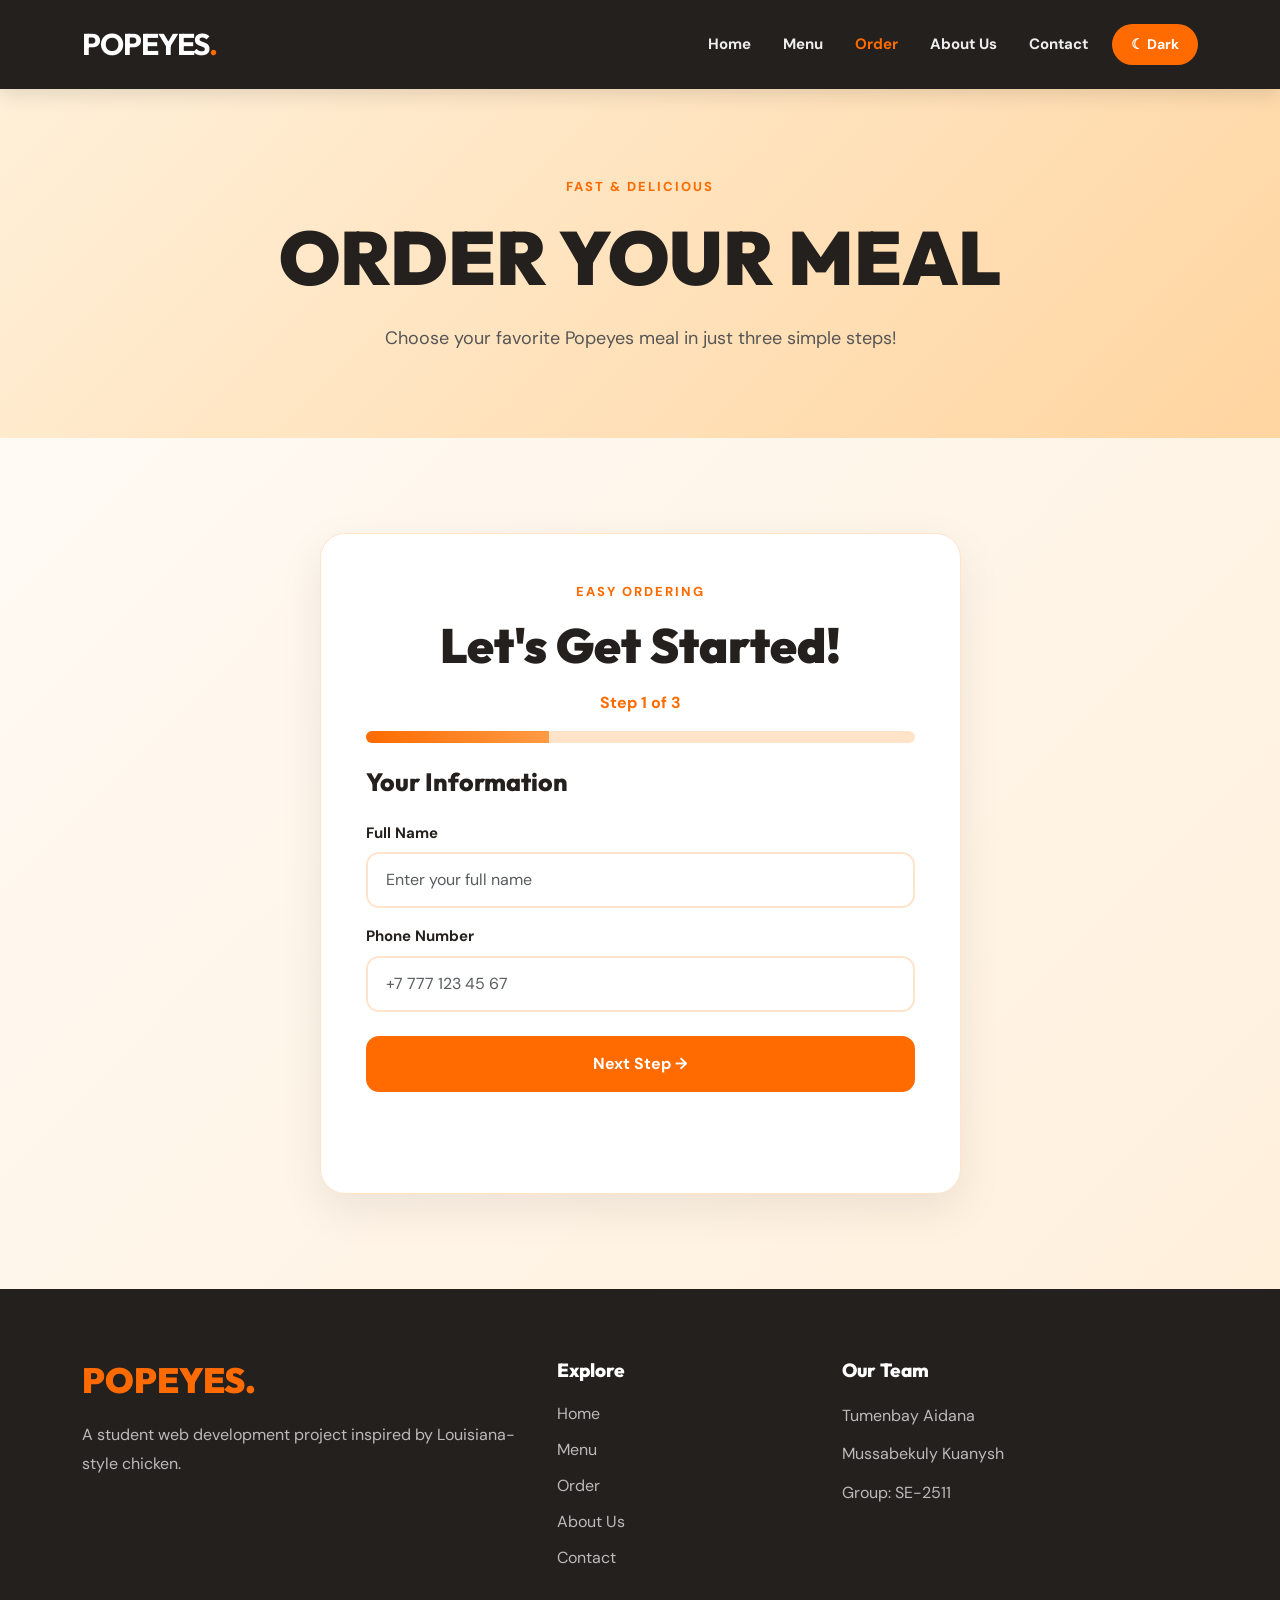
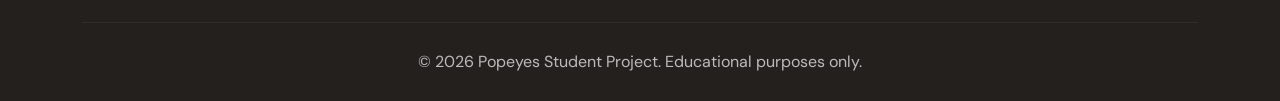
<file: order.html>
<!DOCTYPE html>
<html lang="en">
<head>
    <meta charset="UTF-8">
    <meta name="viewport"
          content="width=device-width, initial-scale=1.0">

    <title>Popeyes | Order Your Meal</title>

    <link href="https://cdn.jsdelivr.net/npm/bootstrap@5.3.0/dist/css/bootstrap.min.css"
          rel="stylesheet">

    <link rel="stylesheet" href="css/style.css">
</head>

<body>

<!-- NAVIGATION -->
<nav class="navbar navbar-expand-lg navbar-dark sticky-top">
    <div class="container">

        <a class="navbar-brand fw-bold" href="index.html">
            POPEYES<span class="brand-dot">.</span>
        </a>

        <button class="navbar-toggler" type="button"
                data-bs-toggle="collapse"
                data-bs-target="#navbarNav"
                aria-controls="navbarNav"
                aria-expanded="false"
                aria-label="Toggle navigation">
            <span class="navbar-toggler-icon"></span>
        </button>

        <div class="collapse navbar-collapse justify-content-end"
             id="navbarNav">

            <ul class="navbar-nav align-items-lg-center gap-lg-3">

                <li class="nav-item">
                    <a class="nav-link" href="index.html">Home</a>
                </li>

                <li class="nav-item">
                    <a class="nav-link" href="menu.html">Menu</a>
                </li>

                <li class="nav-item">
                    <a class="nav-link active" href="order.html">Order</a>
                </li>

                <li class="nav-item">
                    <a class="nav-link" href="about.html">About Us</a>
                </li>

                <li class="nav-item">
                    <a class="nav-link" href="contact.html">Contact</a>
                </li>

            </ul>
        </div>
    </div>
</nav>

<!-- PAGE HEADER -->
<section class="page-header">
    <div class="container text-center">

        <span class="section-label">FAST & DELICIOUS</span>

        <h1 class="page-title">ORDER YOUR MEAL</h1>

        <p>
            Choose your favorite Popeyes meal
            in just three simple steps!
        </p>

    </div>
</section>

<!-- MULTI-STEP ORDER FORM -->
<section class="section-padding" id="orderSection">

    <div class="container">

        <div class="row justify-content-center">

            <div class="col-lg-7">

                <div class="order-form-box">

                    <div class="text-center mb-4">

                        <span class="section-label">
                            EASY ORDERING
                        </span>

                        <h2 class="section-title">
                            Let's Get Started!
                        </h2>

                        <p id="stepIndicator" aria-live="polite">
                            Step 1 of 3
                        </p>

                        <div class="progress">
                            <div
                                class="progress-bar"
                                id="orderProgress"
                                role="progressbar"
                                style="width: 33%"
                                aria-valuenow="33"
                                aria-valuemin="0"
                                aria-valuemax="100">
                            </div>
                        </div>

                    </div>

                    <form id="orderForm" novalidate>

                        <!-- STEP 1 -->
                        <div class="order-step" id="orderStep1">

                            <h3 class="mb-4">
                                Your Information
                            </h3>

                            <div class="mb-3">

                                <label for="customerName"
                                       class="form-label">
                                    Full Name
                                </label>

                                <input
                                    type="text"
                                    class="form-control"
                                    id="customerName"
                                    placeholder="Enter your full name"
                                    required>

                            </div>

                            <div class="mb-4">

                                <label for="customerPhone"
                                       class="form-label">
                                    Phone Number
                                </label>

                                <input
                                    type="tel"
                                    class="form-control"
                                    id="customerPhone"
                                    placeholder="+7 777 123 45 67"
                                    required>

                            </div>

                            <button type="button"
                                    class="btn btn-orange w-100"
                                    id="nextStep1">
                                Next Step →
                            </button>

                        </div>

                        <!-- STEP 2 -->
                        <div class="order-step d-none" id="orderStep2">

                            <h3 class="mb-4">
                                Choose Your Meal
                            </h3>

                            <div class="mb-3">

                                <label for="orderProduct"
                                       class="form-label">
                                    Select Product
                                </label>

                                <select class="form-select"
                                        id="orderProduct"
                                        required>

                                    <option value="">
                                        Choose a meal
                                    </option>

                                    <option value="3200">
                                        Chicken Sandwich Combo - 3200 ₸
                                    </option>

                                    <option value="2400">
                                        Spicy Chicken Tenders - 2400 ₸
                                    </option>

                                    <option value="2100">
                                        Chicken Wings - 2100 ₸
                                    </option>

                                    <option value="900">
                                        Cajun Fries - 900 ₸
                                    </option>

                                    <option value="450">
                                        Classic Biscuit - 450 ₸
                                    </option>

                                </select>

                            </div>

                            <div class="mb-4">

                                <label for="orderQuantity"
                                       class="form-label">
                                    Quantity
                                </label>

                                <input type="number"
                                       class="form-control"
                                       id="orderQuantity"
                                       min="1"
                                       max="20"
                                       value="1"
                                       required>

                            </div>

                            <div class="d-flex gap-3">

                                <button type="button"
                                        class="btn btn-outline-dark w-50"
                                        id="backStep2">
                                    ← Back
                                </button>

                                <button type="button"
                                        class="btn btn-orange w-50"
                                        id="nextStep2">
                                    Next →
                                </button>

                            </div>

                        </div>

                        <!-- STEP 3 -->
                        <div class="order-step d-none" id="orderStep3">

                            <h3 class="mb-4">
                                Confirm Your Order
                            </h3>

                            <div id="orderSummary"
                                 class="order-summary">
                            </div>

                            <div class="d-flex gap-3 mt-4">

                                <button type="button"
                                        class="btn btn-outline-dark w-50"
                                        id="backStep3">
                                    ← Back
                                </button>

                                <button type="submit"
                                        class="btn btn-orange w-50">
                                    Confirm Order
                                </button>

                            </div>

                        </div>

                        <p id="orderError"
                           class="text-danger mt-3 text-center"
                           role="alert"
                           aria-live="polite">
                        </p>

                    </form>

                    <!-- SUCCESS MESSAGE -->
                    <div class="text-center d-none"
                         id="orderSuccess"
                         role="status"
                         aria-live="polite">

                        <div class="success-icon">✓</div>

                        <h2>Order Confirmed!</h2>

                        <p>
                            Your demo order has been completed.
                            Thank you for choosing Popeyes!
                        </p>

                        <a href="menu.html"
                           class="btn btn-orange mt-3">
                            Back to Menu
                        </a>

                    </div>

                </div>

            </div>

        </div>

    </div>

</section>

<!-- FOOTER -->
<footer class="site-footer">

    <div class="container">

        <div class="row g-4">

            <div class="col-md-5">
                <h3 class="footer-brand">POPEYES.</h3>

                <p>
                    A student web development project
                    inspired by Louisiana-style chicken.
                </p>
            </div>

            <div class="col-md-3">
                <h4>Explore</h4>

                <a href="index.html">Home</a>
                <a href="menu.html">Menu</a>
                <a href="order.html">Order</a>
                <a href="about.html">About Us</a>
                <a href="contact.html">Contact</a>
            </div>

            <div class="col-md-4">
                <h4>Our Team</h4>

                <p>Tumenbay Aidana</p>
                <p>Mussabekuly Kuanysh</p>
                <p>Group: SE-2511</p>
            </div>

        </div>

        <hr>

        <p class="text-center mb-0">
            © 2026 Popeyes Student Project.
            Educational purposes only.
        </p>

    </div>

</footer>

<script src="https://cdn.jsdelivr.net/npm/bootstrap@5.3.0/dist/js/bootstrap.bundle.min.js"></script>
<script src="js/script.js"></script>

</body>
</html>
</file>
<file: css/style.css>
@import url('https://fonts.googleapis.com/css2?family=DM+Sans:wght@400;500;600;700;800&family=Outfit:wght@400;500;600;700;800;900&display=swap');

/* =====================================
   GENERAL STYLES
===================================== */

:root {
    --orange: #ff6b00;
    --orange-dark: #e85d00;
    --cream: #fff5e8;
    --dark: #24201d;
    --white: #ffffff;
    --gray: #777777;
    --light: #fffaf4;
    --radius: 22px;
}

* {
    box-sizing: border-box;
}

html {
    scroll-behavior: smooth;
}

body {
    margin: 0;
    padding: 0;
    font-family: 'DM Sans', Arial, sans-serif;
    background-color: var(--light);
    color: var(--dark);
    transition: background-color 0.5s ease;
}

h1, h2, h3, h4, h5, h6 {
    font-family: 'Outfit', Arial, sans-serif;
    font-weight: 800;
}

a {
    text-decoration: none;
}

img {
    max-width: 100%;
}

.section-padding {
    padding: 95px 0;
}

.section-label {
    display: inline-block;
    color: var(--orange);
    font-size: 13px;
    font-weight: 800;
    letter-spacing: 2px;
    text-transform: uppercase;
    margin-bottom: 16px;
}

.section-title {
    font-size: clamp(32px, 4vw, 48px);
    font-weight: 900;
    line-height: 1.15;
    margin-bottom: 18px;
    color: var(--dark);
}

.section-description {
    font-size: 17px;
    color: var(--gray);
    max-width: 650px;
    margin: 0 auto;
    line-height: 1.8;
}

/* =====================================
   NAVIGATION
===================================== */

.navbar {
    background: #24201d;
    padding: 17px 0;
    box-shadow: 0 5px 20px rgba(0, 0, 0, 0.12);
}

.navbar-brand {
    font-family: 'Outfit', sans-serif;
    font-size: 30px;
    font-weight: 900;
    letter-spacing: -1px;
    color: white;
}

.brand-dot {
    color: var(--orange);
}

.navbar .nav-link {
    color: #eeeeee;
    font-size: 15px;
    font-weight: 700;
    transition: color 0.3s ease;
}

.navbar .nav-link:hover,
.navbar .nav-link.active {
    color: var(--orange);
}

.navbar-toggler {
    border-color: rgba(255, 255, 255, 0.4);
}

/* =====================================
   BUTTONS
===================================== */

.btn-orange {
    background: var(--orange);
    color: white;
    border: 2px solid var(--orange);
    border-radius: 30px;
    padding: 12px 26px;
    font-weight: 700;
    transition: all 0.3s ease;
}

.btn-orange:hover {
    background: var(--orange-dark);
    border-color: var(--orange-dark);
    color: white;
    transform: translateY(-3px);
    box-shadow: 0 10px 20px rgba(255, 107, 0, 0.2);
}

.btn-outline-dark {
    border-radius: 30px;
    padding: 12px 26px;
    font-weight: 700;
    transition: all 0.3s ease;
}

.btn-outline-dark:hover {
    transform: translateY(-3px);
}

.btn-light {
    border-radius: 30px;
    padding: 12px 26px;
    font-weight: 700;
    transition: all 0.3s ease;
}

/* =====================================
   HERO SECTION
===================================== */

.hero-section {
    background: linear-gradient(135deg, #fff5e8, #ffe2bb);
    padding: 110px 0;
    overflow: hidden;
}

.hero-title {
    font-size: clamp(45px, 6vw, 82px);
    font-weight: 900;
    line-height: 1.05;
    color: var(--dark);
}

.hero-title span {
    color: var(--orange);
}

.hero-description {
    font-size: 19px;
    line-height: 1.8;
    color: #555555;
    max-width: 570px;
    margin: 25px 0;
}

.hero-image-wrapper {
    position: relative;
    text-align: center;
}

.hero-circle {
    position: absolute;
    width: 85%;
    aspect-ratio: 1;
    border-radius: 50%;
    background: #ffca85;
    top: 50%;
    left: 50%;
    transform: translate(-50%, -50%);
}

.hero-image {
    position: relative;
    z-index: 2;
    max-height: 450px;
    object-fit: contain;
    animation: floatImage 4s ease-in-out infinite;
}

@keyframes floatImage {
    0%, 100% {
        transform: translateY(0);
    }

    50% {
        transform: translateY(-15px);
    }
}

.floating-badge {
    background: white;
    border-radius: 20px;
    padding: 15px 25px;
    box-shadow: 0 10px 25px rgba(0, 0, 0, 0.1);
    font-weight: 800;
}

.hero-stats {
    display: flex;
    gap: 35px;
    margin-top: 35px;
    flex-wrap: wrap;
}

.hero-stats div {
    display: flex;
    flex-direction: column;
}

.hero-stats strong {
    color: var(--orange);
    font-size: 30px;
    font-weight: 900;
}

.hero-stats span {
    color: var(--gray);
    font-size: 14px;
}

/* =====================================
   FOOD CARDS
===================================== */

.food-card {
    background: white;
    border-radius: var(--radius);
    overflow: hidden;
    height: 100%;
    box-shadow: 0 8px 30px rgba(0, 0, 0, 0.06);
    transition: transform 0.35s ease, box-shadow 0.35s ease;
}

.food-card:hover {
    transform: translateY(-10px);
    box-shadow: 0 15px 40px rgba(255, 107, 0, 0.15);
}

.food-image-box {
    position: relative;
    overflow: hidden;
    background: #fff1df;
}

.food-image-box img {
    width: 100%;
    height: 250px;
    object-fit: cover;
    transition: transform 0.4s ease;
}

.food-card:hover .food-image-box img {
    transform: scale(1.08);
}

.food-tag {
    position: absolute;
    top: 18px;
    left: 18px;
    z-index: 2;
    background: var(--orange);
    color: white;
    border-radius: 20px;
    padding: 7px 14px;
    font-size: 11px;
    font-weight: 800;
}

.food-card-body {
    padding: 25px;
}

.food-card-body h3 {
    font-size: 23px;
    margin-bottom: 12px;
}

.food-card-body p {
    color: var(--gray);
    line-height: 1.7;
    min-height: 55px;
}

.food-card-bottom {
    display: flex;
    justify-content: space-between;
    align-items: center;
    gap: 10px;
    margin-top: 20px;
}

.price {
    color: var(--orange);
    font-size: 22px;
    font-weight: 900;
}

.menu-portion {
    color: #888888;
    font-size: 13px;
    font-weight: 700;
}

/* =====================================
   SPECIAL OFFER
===================================== */

.offer-section {
    background: linear-gradient(135deg, #ff6b00, #e85d00);
    color: white;
    padding: 85px 0;
    overflow: hidden;
}

.offer-label {
    font-size: 13px;
    font-weight: 800;
    letter-spacing: 2px;
}

.offer-section h2 {
    font-size: clamp(35px, 5vw, 60px);
    font-weight: 900;
    line-height: 1.1;
    margin: 20px 0;
}

.offer-section p {
    font-size: 18px;
    line-height: 1.7;
    max-width: 500px;
}

.offer-image {
    max-height: 320px;
    object-fit: contain;
    transition: transform 0.4s ease;
}

.offer-image:hover {
    transform: rotate(5deg) scale(1.05);
}

/* =====================================
   GALLERY
===================================== */

.gallery-carousel {
    border-radius: 25px;
    overflow: hidden;
    box-shadow: 0 15px 35px rgba(0, 0, 0, 0.1);
}

.gallery-carousel .carousel-item img {
    width: 100%;
    height: 450px;
    object-fit: cover;
}

/* =====================================
   PAGE HEADERS
===================================== */

.page-header {
    background: linear-gradient(135deg, #fff0d9, #ffd5a0);
    padding: 85px 0;
    text-align: center;
}

.page-title {
    font-size: clamp(45px, 6vw, 75px);
    font-weight: 900;
    color: var(--dark);
}

.page-header p {
    font-size: 18px;
    color: #555555;
    max-width: 600px;
    margin: 20px auto 0;
    line-height: 1.7;
}

/* =====================================
   MENU PRICE TABLE
===================================== */

.menu-table-section {
    background: #fff2e2;
}

.menu-table-wrapper {
    background: white;
    border-radius: 20px;
    overflow: hidden;
    box-shadow: 0 10px 30px rgba(0, 0, 0, 0.06);
}

.menu-table-wrapper table {
    margin-bottom: 0;
}

.menu-table-wrapper thead th {
    background: var(--orange);
    color: white;
    padding: 20px;
    font-weight: 800;
}

.menu-table-wrapper tbody td {
    padding: 18px 20px;
}

.menu-table-wrapper tbody tr:hover td {
    background: #fff5e8;
}

/* =====================================
   ABOUT PAGE
===================================== */

.about-image-wrapper {
    position: relative;
}

.about-image {
    width: 100%;
    border-radius: 25px;
    object-fit: cover;
    box-shadow: 0 15px 35px rgba(0, 0, 0, 0.1);
}

.about-text {
    font-size: 17px;
    line-height: 1.9;
    color: #666666;
}

.about-project-section {
    background: #fff0dd;
}

.feature-card {
    height: 100%;
    background: white;
    padding: 30px;
    border-radius: 22px;
    box-shadow: 0 8px 25px rgba(0, 0, 0, 0.05);
    transition: transform 0.3s ease;
}

.feature-card:hover {
    transform: translateY(-7px);
}

.feature-icon {
    font-size: 42px;
    margin-bottom: 18px;
}

.feature-card h3 {
    font-size: 22px;
    margin-bottom: 12px;
}

.feature-card p {
    color: var(--gray);
    line-height: 1.7;
}

.team-card {
    background: white;
    border-radius: 22px;
    overflow: hidden;
    height: 100%;
    box-shadow: 0 10px 30px rgba(0, 0, 0, 0.07);
    transition: transform 0.3s ease;
}

.team-card:hover {
    transform: translateY(-8px);
}

.team-image-box {
    overflow: hidden;
}

.team-image-box img {
    width: 100%;
    height: 300px;
    object-fit: cover;
}

.team-card-body {
    padding: 25px;
}

.team-role {
    color: var(--orange);
    font-size: 13px;
    font-weight: 800;
    text-transform: uppercase;
}

.team-card-body h3 {
    margin-top: 10px;
}

.team-card-body p {
    color: var(--gray);
    line-height: 1.7;
}

.team-skills,
.technology-list {
    display: flex;
    flex-wrap: wrap;
    gap: 10px;
}

.team-skills span,
.technology-list span {
    background: #fff1df;
    color: #c75000;
    padding: 9px 16px;
    border-radius: 20px;
    font-weight: 700;
    font-size: 13px;
}

.technologies-section {
    background: #fff2e2;
}

/* =====================================
   CONTACT PAGE
===================================== */

.contact-info-card {
    background: white;
    padding: 30px;
    border-radius: 22px;
    height: 100%;
    box-shadow: 0 8px 25px rgba(0, 0, 0, 0.06);
}

.contact-info-icon {
    width: 60px;
    height: 60px;
    display: flex;
    align-items: center;
    justify-content: center;
    background: #fff0dd;
    border-radius: 17px;
    font-size: 28px;
    margin-bottom: 20px;
}

.contact-info-card h4 {
    font-size: 21px;
    margin-bottom: 10px;
}

.contact-info-card p {
    color: var(--gray);
    line-height: 1.7;
}

.contact-image-wrapper img {
    width: 100%;
    border-radius: 25px;
    object-fit: cover;
}

.premium-form-card {
    background: white;
    padding: 35px;
    border-radius: 25px;
    box-shadow: 0 10px 35px rgba(0, 0, 0, 0.07);
}

.form-title {
    font-size: 29px;
    margin-bottom: 25px;
}

.form-label {
    font-size: 15px;
    font-weight: 700;
}

.form-control,
.form-select {
    border: 2px solid #f0e1d1;
    border-radius: 12px;
    padding: 12px 15px;
    transition: all 0.3s ease;
}

.form-control:focus,
.form-select:focus {
    border-color: var(--orange);
    box-shadow: 0 0 0 4px rgba(255, 107, 0, 0.1);
}

.input-error,
.form-select.input-error {
    border-color: #dc3545 !important;
}

.error-message {
    color: #dc3545;
    font-size: 13px;
    margin-top: 5px;
}

.success-message {
    color: #198754;
    font-weight: 700;
    margin-top: 15px;
}

.registration-section {
    background: #fff2e2;
}

/* =====================================
   FAQ ACCORDION
===================================== */

.faq-section {
    background: #fffaf4;
}

.faq-container {
    max-width: 900px;
    margin: 0 auto;
}

.faq-item {
    background: white;
    border: 1px solid #f2dfcb;
    border-radius: 16px;
    margin-bottom: 15px;
    overflow: hidden;
}

.faq-question {
    display: flex;
    align-items: center;
    justify-content: space-between;
    width: 100%;
    padding: 20px 25px;
    border: none;
    background: white;
    text-align: left;
    font-weight: 800;
    font-size: 17px;
    cursor: pointer;
}

.faq-question:hover {
    background: #fff7ed;
}

.faq-icon {
    color: var(--orange);
    font-size: 25px;
    transition: transform 0.3s ease;
}

.faq-item.active .faq-icon {
    transform: rotate(45deg);
}

.faq-answer {
    max-height: 0;
    overflow: hidden;
    transition: max-height 0.4s ease;
}

.faq-item.active .faq-answer {
    max-height: 400px;
}

.faq-answer-content {
    padding: 0 25px;
    color: var(--gray);
    line-height: 1.8;
}

.faq-item.active .faq-answer-content {
    padding-bottom: 22px;
}

/* =====================================
   SUBSCRIPTION POPUP
===================================== */

.popup-overlay {
    position: fixed;
    inset: 0;
    z-index: 2000;
    display: none;
    align-items: center;
    justify-content: center;
    padding: 20px;
    background: rgba(0, 0, 0, 0.65);
}

.popup-overlay.show {
    display: flex;
}

.popup-box {
    position: relative;
    background: white;
    width: 100%;
    max-width: 500px;
    max-height: 90vh;
    overflow-y: auto;
    padding: 40px;
    border-radius: 25px;
    animation: popupAppear 0.35s ease;
}

@keyframes popupAppear {
    from {
        opacity: 0;
        transform: scale(0.9);
    }

    to {
        opacity: 1;
        transform: scale(1);
    }
}

.popup-close {
    position: absolute;
    top: 15px;
    right: 20px;
    background: none;
    border: none;
    font-size: 30px;
    cursor: pointer;
}

.popup-close:hover {
    color: var(--orange);
}

.form-message {
    font-weight: 700;
    margin-top: 15px;
}

/* =====================================
   LIVE DATE AND TIME
===================================== */

.time-section {
    background: #fff0dd;
}

.time-card {
    background: white;
    padding: 35px;
    border-radius: 22px;
    text-align: center;
    box-shadow: 0 10px 30px rgba(0, 0, 0, 0.06);
}

#currentDate {
    font-size: 20px;
    font-weight: 700;
    color: var(--dark);
}

#currentTime {
    font-size: 32px;
    font-weight: 900;
    color: var(--orange);
}

/* =====================================
   FOOTER
===================================== */

.site-footer {
    background: #24201d;
    color: white;
    padding: 70px 0 25px;
}

.footer-brand {
    color: var(--orange);
    font-size: 35px;
    font-weight: 900;
    margin-bottom: 20px;
}

.site-footer h4 {
    color: white;
    font-size: 19px;
    margin-bottom: 20px;
}

.site-footer p {
    color: #bbbbbb;
    line-height: 1.8;
    margin-bottom: 10px;
}

.site-footer a {
    display: block;
    color: #bbbbbb;
    margin-bottom: 12px;
    transition: color 0.3s ease;
}

.site-footer a:hover {
    color: var(--orange);
}

.site-footer hr {
    border-color: #555555;
    margin: 40px 0 25px;
}

/* =====================================
   ASSIGNMENT 5: INTERACTIVE MENU
===================================== */

#interactiveMenu {
    background: linear-gradient(135deg, #fffaf4, #fff0dc);
    overflow: hidden;
}

#interactiveMenu h4 {
    color: var(--dark);
    font-size: 22px;
    margin-bottom: 25px;
}

.menu-filter-btn {
    border-radius: 30px;
    padding: 12px 25px;
    font-size: 15px;
    font-weight: 700;
    transition: all 0.3s ease;
}

.menu-filter-btn:hover {
    transform: translateY(-4px);
    box-shadow: 0 8px 20px rgba(255, 107, 0, 0.2);
}

.menu-filter-btn.active {
    background: var(--orange);
    border-color: var(--orange);
    color: white;
}

#menuSearch {
    border: 2px solid #ffe1c2;
    border-radius: 18px;
    padding: 16px 22px;
    background: white;
}

#menuSearch:focus {
    border-color: var(--orange);
    box-shadow: 0 0 0 5px rgba(255, 107, 0, 0.12);
}

#dynamicMenu .food-card {
    border: 1px solid #ffe6cf;
    animation: productAppear 0.5s ease both;
}

#dynamicMenu .food-image-box img {
    height: 230px;
}

#productCount {
    color: var(--gray);
    font-size: 16px;
    font-weight: 700;
}

.empty-menu-message {
    text-align: center;
    padding: 50px 20px;
    color: var(--gray);
    font-size: 20px;
    font-weight: 600;
}

@keyframes productAppear {
    from {
        opacity: 0;
        transform: translateY(25px);
    }

    to {
        opacity: 1;
        transform: translateY(0);
    }
}

/* =====================================
   STAR RATING
===================================== */

.rating-stars {
    display: flex;
    justify-content: center;
    align-items: center;
    gap: 12px;
    margin-top: 25px;
}

.rating-star {
    font-size: 48px;
    color: #d5d5d5;
    background: none;
    border: none;
    cursor: pointer;
    padding: 0 4px;
    line-height: 1.2;
    transition: color 0.25s ease, transform 0.25s ease;
}

.rating-star:hover {
    transform: scale(1.25);
}

.rating-star.selected {
    color: #ffb800;
}

.rating-star:focus-visible {
    outline: 3px solid var(--orange);
    outline-offset: 4px;
    border-radius: 8px;
}

#ratingMessage {
    color: var(--orange);
    font-size: 19px;
    font-weight: 700;
    min-height: 30px;
}

/* =====================================
   ASSIGNMENT 5: ORDER FORM
===================================== */

#orderSection {
    background: linear-gradient(135deg, #fffaf4, #fff0dc);
    min-height: 600px;
}

.order-form-box {
    background: white;
    padding: 45px;
    border-radius: 25px;
    box-shadow: 0 15px 45px rgba(0, 0, 0, 0.08);
    border: 1px solid #ffe4ca;
}

#stepIndicator {
    color: var(--orange);
    font-weight: 700;
    margin-top: 15px;
}

#orderSection .progress {
    height: 12px;
    border-radius: 20px;
    background: #ffe4ca;
}

#orderProgress {
    background: linear-gradient(90deg, #ff6b00, #ff9b45);
    transition: width 0.4s ease;
}

.order-step {
    animation: stepAppear 0.4s ease;
}

.order-step h3 {
    font-size: 25px;
    color: var(--dark);
}

.order-step .form-control,
.order-step .form-select {
    padding: 14px 18px;
    border: 2px solid #ffe4ca;
    border-radius: 13px;
}

.order-step .form-control:focus,
.order-step .form-select:focus {
    border-color: var(--orange);
}

.order-step .btn {
    padding: 14px 20px;
    border-radius: 13px;
    font-weight: 700;
}

.order-summary {
    padding: 25px;
    background: #fff6ec;
    border: 1px solid #ffdfbe;
    border-radius: 18px;
}

.order-summary-row {
    display: flex;
    justify-content: space-between;
    gap: 20px;
    padding: 13px 0;
    border-bottom: 1px solid #f3d8bc;
}

.order-summary-row:last-child {
    border-bottom: none;
}

.order-summary-row strong {
    color: var(--dark);
}

.order-summary-row span {
    text-align: right;
    color: #555555;
    overflow-wrap: anywhere;
}

.order-summary-row:last-child span {
    color: var(--orange);
    font-weight: 800;
}

#orderError {
    font-weight: 600;
    min-height: 24px;
}

#orderSuccess {
    padding: 35px 10px;
}

.success-icon {
    width: 90px;
    height: 90px;
    margin: 0 auto 25px;
    border-radius: 50%;
    background: #22c55e;
    color: white;
    display: flex;
    align-items: center;
    justify-content: center;
    font-size: 50px;
    font-weight: 800;
}

#orderSuccess h2 {
    color: var(--dark);
    margin-bottom: 15px;
}

#orderSuccess p {
    color: var(--gray);
    font-size: 17px;
    line-height: 1.7;
}

.success-animation {
    animation: successAppear 0.6s ease;
}

@keyframes stepAppear {
    from {
        opacity: 0;
        transform: translateX(20px);
    }

    to {
        opacity: 1;
        transform: translateX(0);
    }
}

@keyframes successAppear {
    from {
        opacity: 0;
        transform: scale(0.8);
    }

    to {
        opacity: 1;
        transform: scale(1);
    }
}

/* =====================================
   RESPONSIVE DESIGN
===================================== */

@media (max-width: 991px) {
    .section-padding {
        padding: 70px 0;
    }

    .hero-section {
        padding: 80px 0;
    }

    .hero-title {
        font-size: 55px;
    }

    .hero-image {
        max-height: 350px;
    }

    .navbar-nav {
        padding: 15px 0;
    }

    .gallery-carousel .carousel-item img {
        height: 350px;
    }
}

@media (max-width: 767px) {
    .section-padding {
        padding: 60px 0;
    }

    .hero-section {
        padding: 60px 0;
    }

    .hero-title {
        font-size: 43px;
    }

    .hero-description {
        font-size: 16px;
    }

    .hero-stats {
        gap: 20px;
    }

    .food-image-box img {
        height: 220px;
    }

    .page-header {
        padding: 65px 0;
    }

    .page-title {
        font-size: 46px;
    }

    .offer-section {
        padding: 60px 0;
    }

    .offer-section h2 {
        font-size: 38px;
    }

    .premium-form-card,
    .order-form-box {
        padding: 25px 18px;
    }

    .popup-box {
        padding: 30px 20px;
    }

    .gallery-carousel .carousel-item img {
        height: 260px;
    }

    .menu-filter-btn {
        padding: 10px 17px;
        font-size: 13px;
        margin: 4px !important;
    }

    .rating-stars {
        gap: 5px;
    }

    .rating-star {
        font-size: 38px;
    }

    .order-summary-row {
        flex-direction: column;
        gap: 5px;
    }

    .order-summary-row span {
        text-align: left;
    }

    .order-step .btn {
        padding: 12px 10px;
        font-size: 14px;
    }
}

@media (max-width: 480px) {
    .hero-title {
        font-size: 37px;
    }

    .section-title {
        font-size: 30px;
    }

    .food-card-body {
        padding: 20px;
    }

    .hero-stats strong {
        font-size: 24px;
    }

    .page-title {
        font-size: 38px;
    }
}

@media (prefers-reduced-motion: reduce) {
    *,
    *::before,
    *::after {
        animation-duration: 0.01ms !important;
        animation-iteration-count: 1 !important;
        transition-duration: 0.01ms !important;
        scroll-behavior: auto !important;
    }
}

/* ========================================
   ASSIGNMENT 5 - DARK AND LIGHT MODE
======================================== */

/* Theme Button */

.theme-toggle-btn {
    background: #ff6b00;
    color: white;
    border: none;
    border-radius: 25px;
    padding: 10px 19px;
    font-size: 14px;
    font-weight: 700;
    cursor: pointer;
    transition: all 0.3s ease;
    white-space: nowrap;
}

.theme-toggle-btn:hover {
    background: #e85d00;
    transform: translateY(-3px);
}

.theme-toggle-btn:focus-visible {
    outline: 3px solid white;
    outline-offset: 3px;
}

.theme-click {
    animation: themeButtonClick 0.35s ease;
}

@keyframes themeButtonClick {
    0% {
        transform: scale(1);
    }

    50% {
        transform: scale(1.15);
    }

    100% {
        transform: scale(1);
    }
}

/* Dark Mode General */

body.dark-mode {
    --dark: #f5f5f5;
    --gray: #c5c5c5;
    --light: #171717;
    background-color: #171717 !important;
    color: #f5f5f5;
}

/* Dark Sections */

body.dark-mode .hero-section,
body.dark-mode .page-header,
body.dark-mode #interactiveMenu,
body.dark-mode #orderSection,
body.dark-mode .about-project-section,
body.dark-mode .technologies-section,
body.dark-mode .registration-section,
body.dark-mode .faq-section,
body.dark-mode .time-section,
body.dark-mode .menu-table-section {
    background: #202020;
}

/* Dark Cards */

body.dark-mode .food-card,
body.dark-mode .feature-card,
body.dark-mode .team-card,
body.dark-mode .contact-info-card,
body.dark-mode .premium-form-card,
body.dark-mode .faq-item,
body.dark-mode .faq-question,
body.dark-mode .time-card,
body.dark-mode .order-form-box,
body.dark-mode .popup-box,
body.dark-mode .floating-badge,
body.dark-mode .menu-table-wrapper {
    background: #2c2c2c;
    color: #f5f5f5;
    border-color: #414141;
}

/* Dark Text */

body.dark-mode .hero-description,
body.dark-mode .page-header p,
body.dark-mode .food-card-body p,
body.dark-mode .about-text,
body.dark-mode .feature-card p,
body.dark-mode .team-card-body p,
body.dark-mode .contact-info-card p,
body.dark-mode .order-summary-row span,
body.dark-mode #orderSuccess p,
body.dark-mode .section-description {
    color: #cccccc;
}

body.dark-mode .hero-title,
body.dark-mode .page-title,
body.dark-mode .section-title,
body.dark-mode .food-card-body h3,
body.dark-mode .feature-card h3,
body.dark-mode .team-card-body h3,
body.dark-mode .contact-info-card h4,
body.dark-mode .order-step h3,
body.dark-mode #orderSuccess h2,
body.dark-mode .order-summary-row strong,
body.dark-mode #interactiveMenu h4 {
    color: #ffffff;
}

/* Dark Forms */

body.dark-mode .form-control,
body.dark-mode .form-select,
body.dark-mode #menuSearch {
    background: #353535;
    color: #ffffff;
    border-color: #555555;
}

body.dark-mode .form-control::placeholder,
body.dark-mode #menuSearch::placeholder {
    color: #aaaaaa;
}

body.dark-mode .form-label {
    color: #ffffff;
}

/* Dark Table */

body.dark-mode .table {
    --bs-table-bg: #2c2c2c;
    --bs-table-color: #ffffff;
    --bs-table-hover-bg: #3a3a3a;
    --bs-table-hover-color: #ffffff;
    border-color: #555555;
}

body.dark-mode .menu-table-wrapper tbody tr:hover td {
    background: #3a3a3a;
}

/* Dark Order Summary */

body.dark-mode .order-summary {
    background: #353535;
    border-color: #555555;
}

body.dark-mode .order-summary-row {
    border-color: #555555;
}

/* Dark FAQ */

body.dark-mode .faq-question:hover {
    background: #393939;
}

body.dark-mode .faq-answer-content {
    color: #cccccc;
}

/* Dark Mode Other Elements */

body.dark-mode .team-skills span,
body.dark-mode .technology-list span {
    background: #453322;
    color: #ffad6a;
}

body.dark-mode .food-image-box {
    background: #3a3028;
}

body.dark-mode .btn-outline-dark {
    color: white;
    border-color: #dddddd;
}

body.dark-mode .btn-outline-dark:hover {
    background: white;
    color: #24201d;
}

body.dark-mode .menu-filter-btn.active {
    background: #ff6b00;
    color: white;
    border-color: #ff6b00;
}

/* Smooth Theme Changes */

body,
.food-card,
.feature-card,
.team-card,
.order-form-box,
.page-header,
.hero-section,
.faq-item {
    transition:
        background-color 0.3s ease,
        color 0.3s ease,
        border-color 0.3s ease;
}

/* Mobile Theme Button */

@media (max-width: 768px) {
    .theme-toggle-btn {
        margin-top: 12px;
        margin-bottom: 10px;
    }
}
</file>
